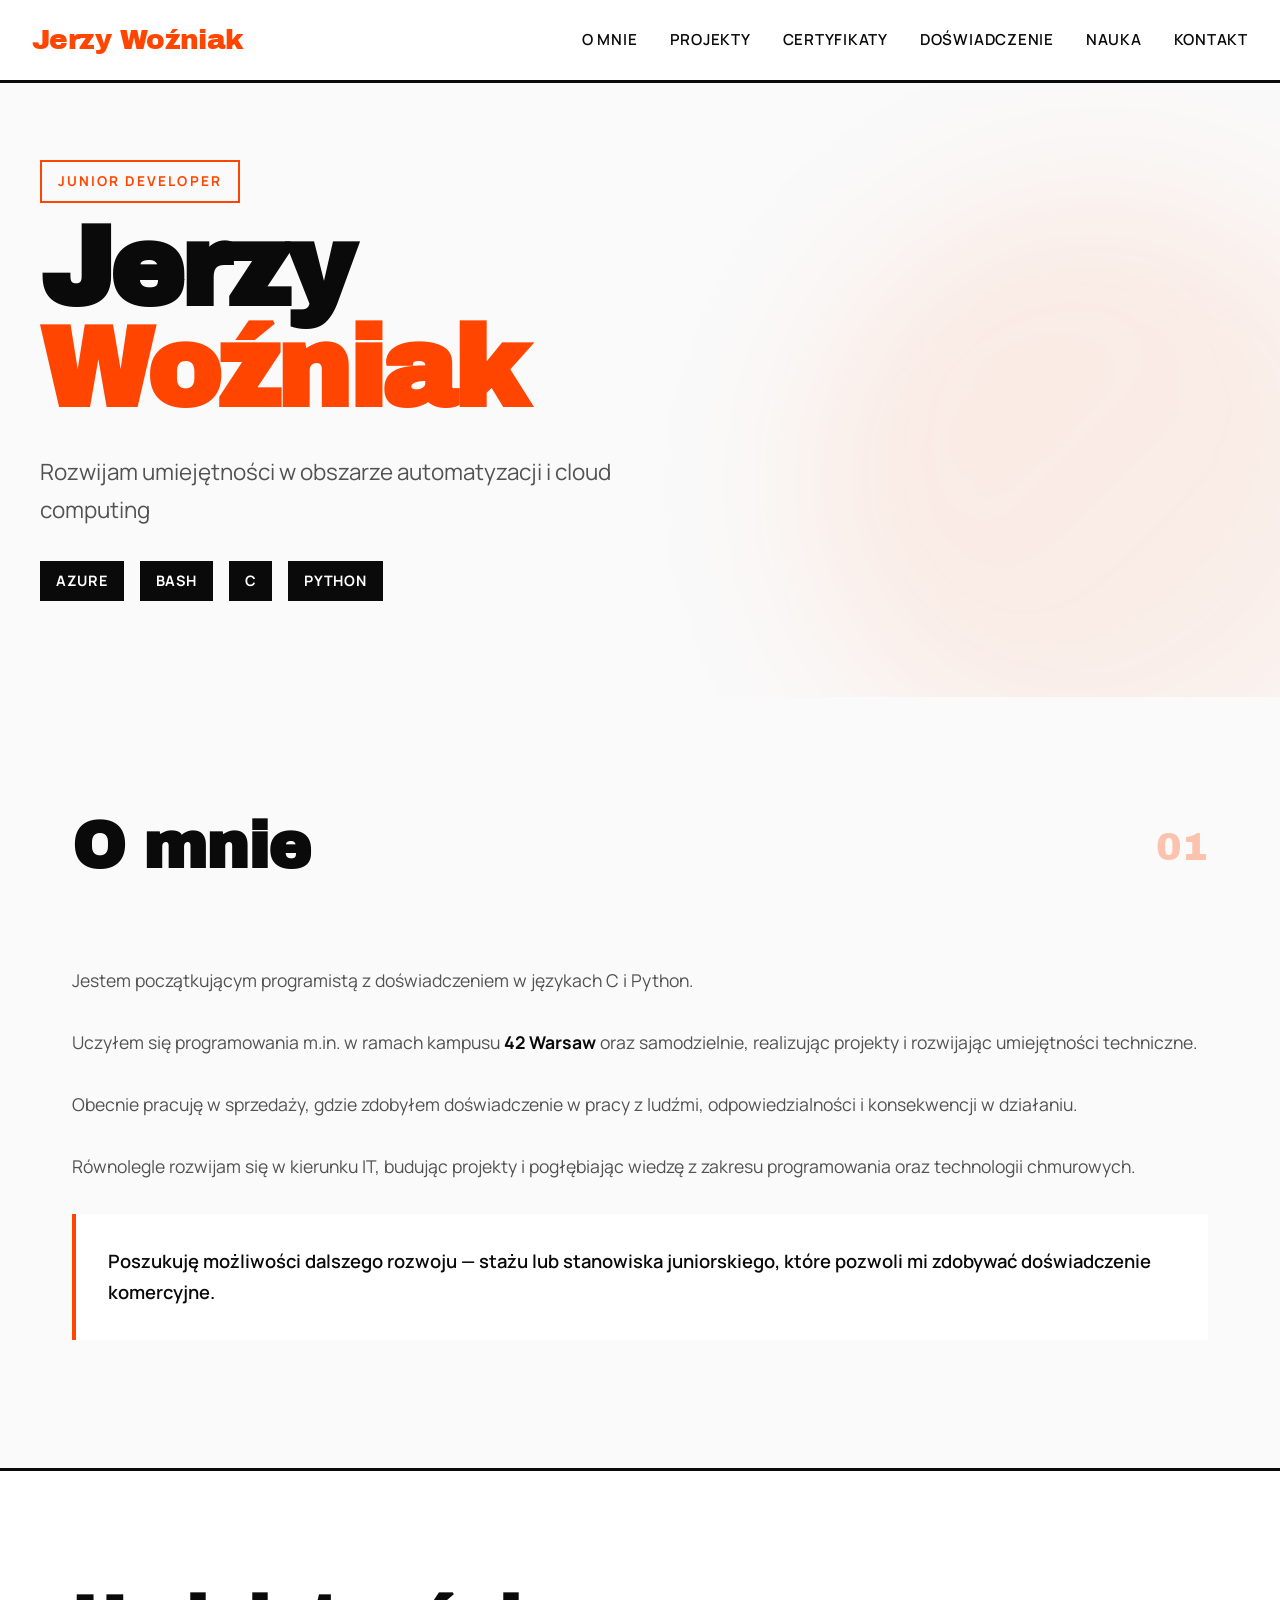
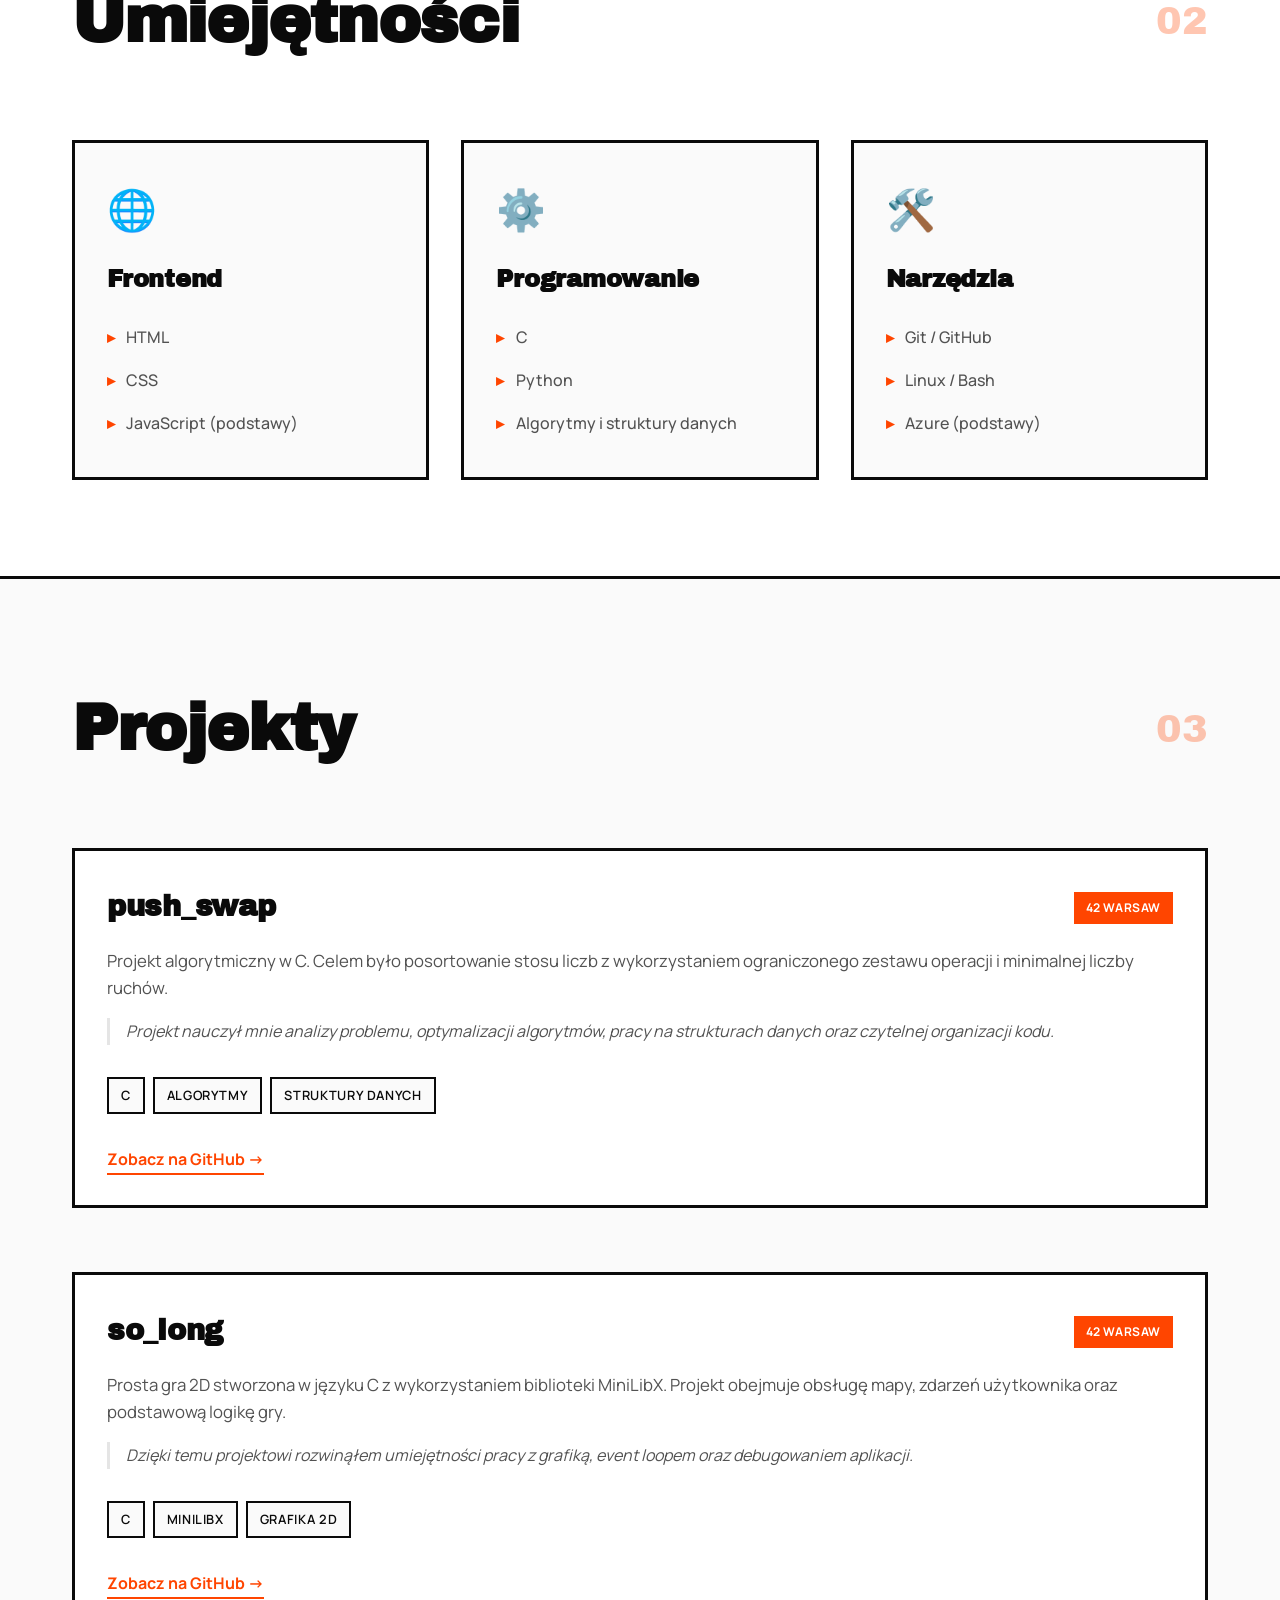
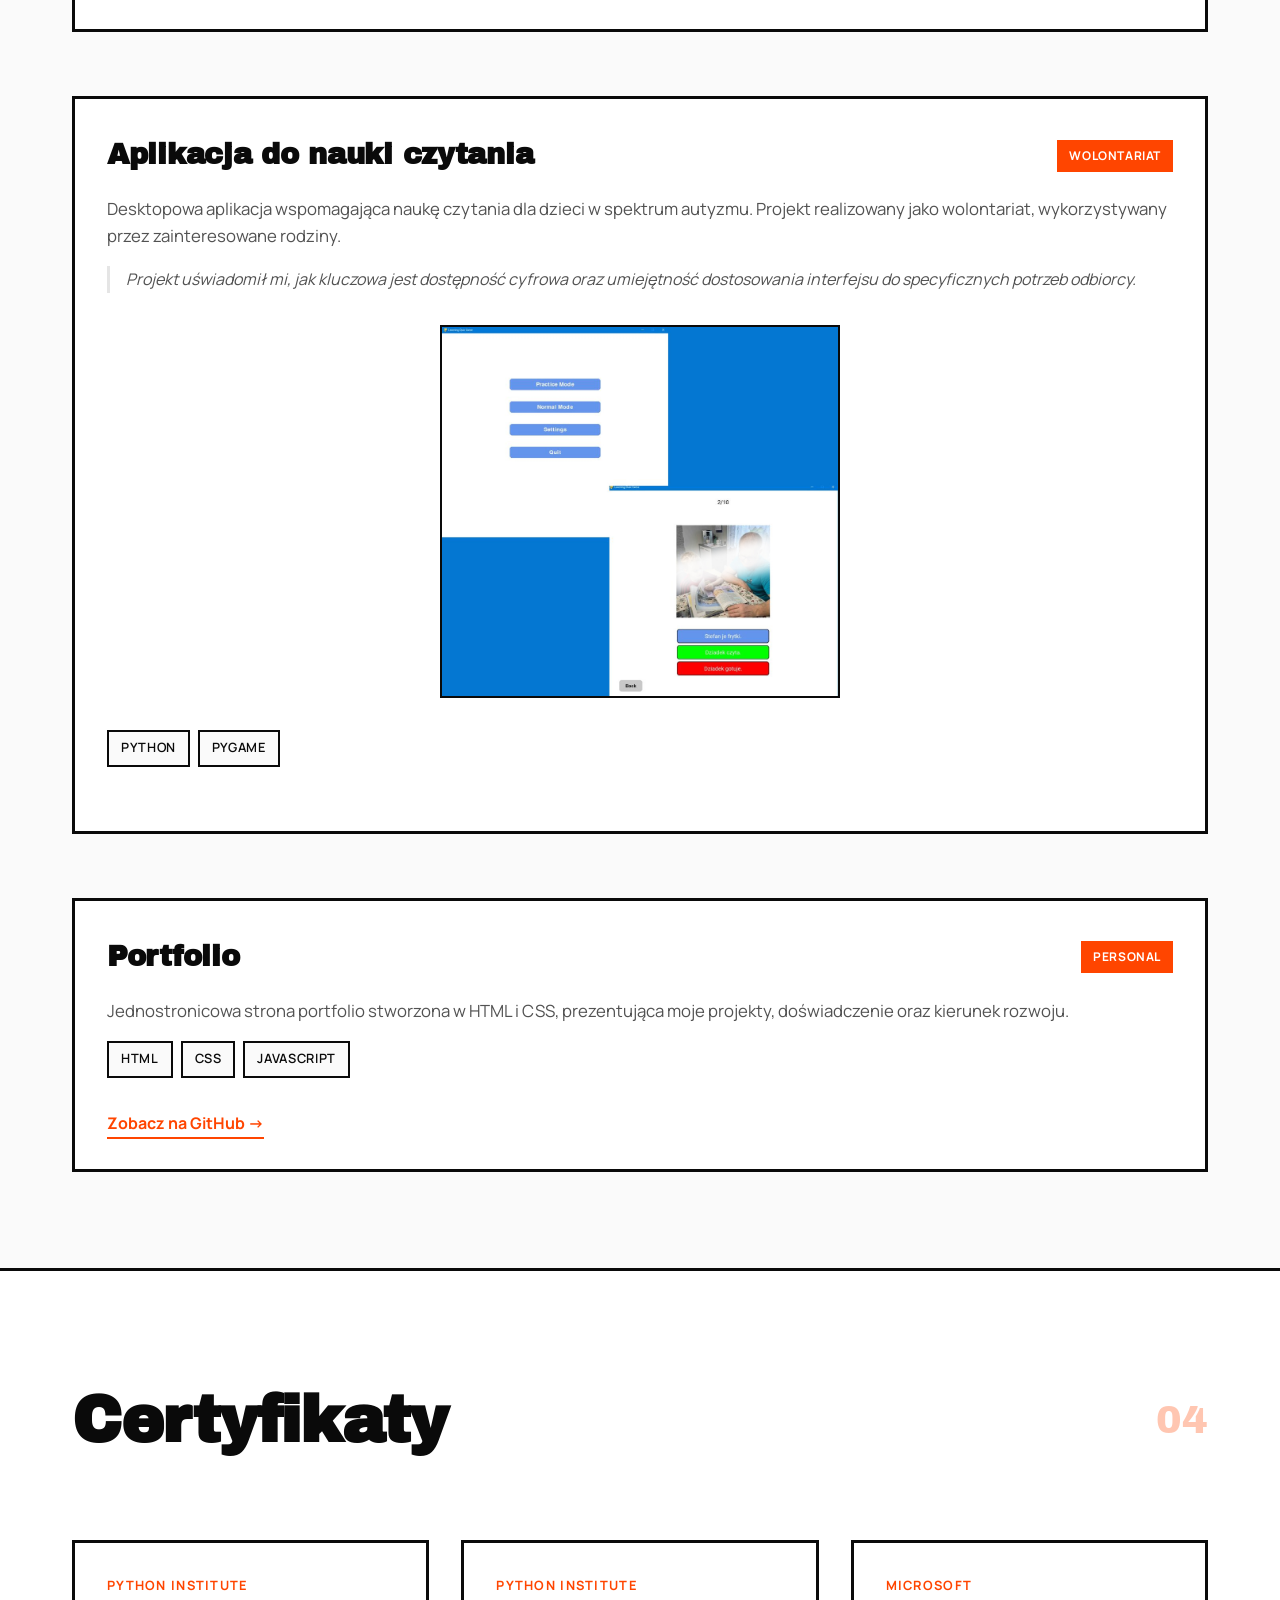
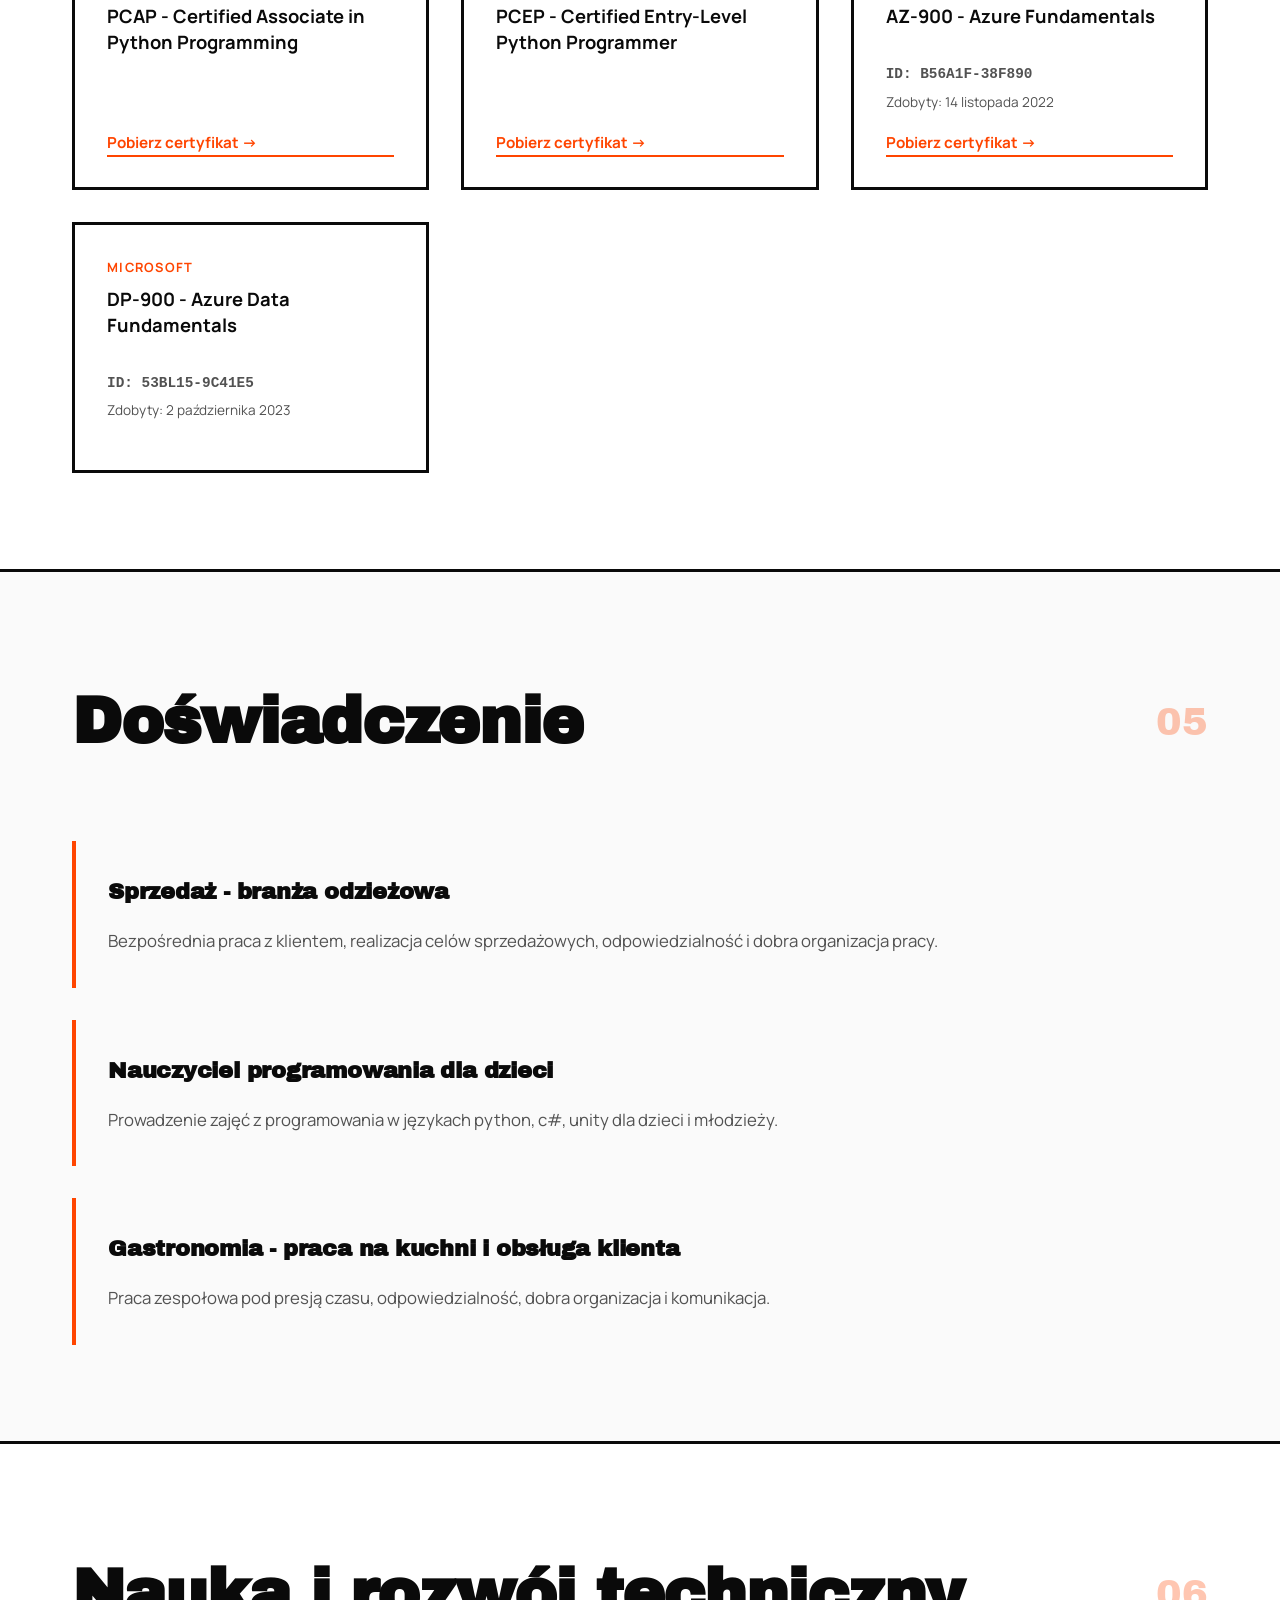
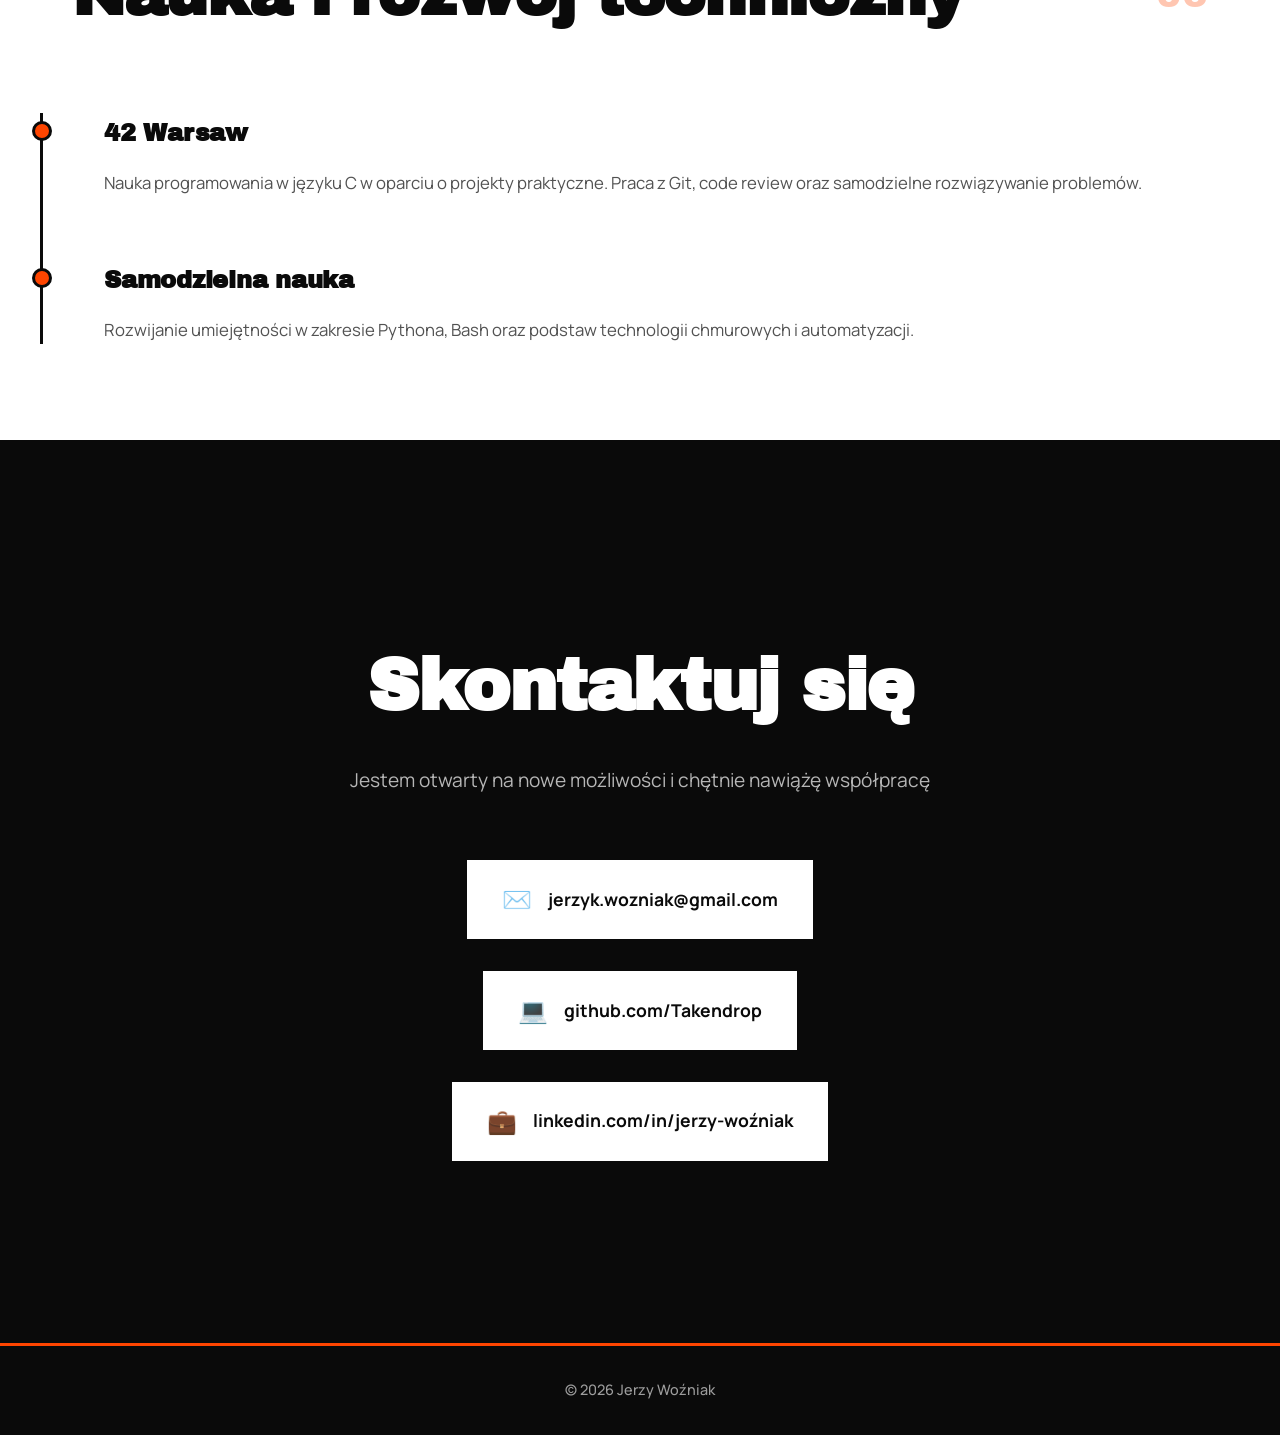
<file: index.html>
<!DOCTYPE html>
<html lang="pl">
<head>
	<meta charset="UTF-8" />
	<meta name="viewport" content="width=device-width, initial-scale=1.0"/>
	<title>Jerzy Woźniak - Junior Developer | C, Python</title>
	<meta name="description" content="Portfolio Jerzego Woźniaka - początkujący programista specjalizujący się w C, Python, oraz technologiach webowych">
	<!-- Open Graph / Facebook -->
	<meta property="og:type" content="website">
	<meta property="og:url" content="https://takendrop.github.io/">
	<meta property="og:title" content="Jerzy Woźniak - Junior Developer | C, Python">
	<meta property="og:description" content="Portfolio początkującego programisty specjalizującego się w C, Python oraz technologiach webowych.">
	<meta property="og:image" content="https://takendrop.github.io/assets/images/og-image.jpg">
	<!-- Twitter -->
	<meta property="twitter:card" content="summary_large_image">
	<meta property="twitter:url" content="https://takendrop.github.io/">
	<meta property="twitter:title" content="Jerzy Woźniak - Junior Developer | C, Python">
	<meta property="twitter:description" content="Portfolio początkującego programisty specjalizującego się w C, Python oraz technologiach webowych.">
	<meta property="twitter:image" content="https://takendrop.github.io/assets/images/og-image.jpg">
	<!-- Theme Color -->
	<meta name="theme-color" content="#ff4500">
	<!-- Favicon -->
	<link rel="icon" type="image/x-icon" href="favicon.ico">
	<link rel="icon" type="image/png" sizes="32x32" href="favicon-32x32.png">
	<link rel="icon" type="image/png" sizes="16x16" href="favicon-16x16.png">
	<link rel="apple-touch-icon" sizes="180x180" href="apple-touch-icon.png">

	<link rel="stylesheet" href="css/style.css">
	<link rel="preconnect" href="https://fonts.googleapis.com">
	<link rel="preconnect" href="https://fonts.gstatic.com" crossorigin>
	<link href="https://fonts.googleapis.com/css2?family=Archivo+Black&family=Manrope:wght@400;500;600;700;800&display=swap" rel="stylesheet">
</head>
<body>
	<div id="top"></div>

	<!-- Navigation -->
	<nav class="nav" aria-label="Główna nawigacja">
		<a href="#top" class="nav-brand">Jerzy Woźniak</a>
		<div class="nav-links">
			<a href="#about">O mnie</a>
			<a href="#projects">Projekty</a>
			<a href="#certificates">Certyfikaty</a>
			<a href="#work">Doświadczenie</a>
			<a href="#education">Nauka</a>
			<a href="#contact">Kontakt</a>
		</div>
	</nav>

	<main>
		<!-- Hero -->
		<header class="hero">
			<div class="hero-content">
				<div class="hero-label">Junior Developer</div>
				<h1 class="hero-title">
					<span class="hero-title-line">Jerzy</span>
					<span class="hero-title-line">Woźniak</span>
				</h1>
				<p class="hero-subtitle">Rozwijam umiejętności w obszarze automatyzacji i cloud computing</p>
				<div class="hero-tech-stack">
					<span class="tech-badge">Azure</span>
					<span class="tech-badge">Bash</span>
					<span class="tech-badge">C</span>
					<span class="tech-badge">Python</span>
				</div>
			</div>
			<div class="hero-decoration"></div>
		</header>

		<!-- 01 About -->
		<section id="about" class="section">
			<div class="section-header">
				<h2 class="section-title">O mnie</h2>
				<div class="section-number">01</div>
			</div>
			<div class="about-content">
				<div class="about-text">
					<p>Jestem początkującym programistą z doświadczeniem w językach C i Python.</p>
					<p>Uczyłem się programowania m.in. w ramach kampusu <strong>42 Warsaw</strong> oraz samodzielnie, realizując projekty i rozwijając umiejętności techniczne.</p>
					<p>Obecnie pracuję w sprzedaży, gdzie zdobyłem doświadczenie w pracy z ludźmi, odpowiedzialności i konsekwencji w działaniu.</p>
					<p>Równolegle rozwijam się w kierunku IT, budując projekty i pogłębiając wiedzę z zakresu programowania oraz technologii chmurowych.</p>
					<p class="highlight-text">Poszukuję możliwości dalszego rozwoju — stażu lub stanowiska juniorskiego, które pozwoli mi zdobywać doświadczenie komercyjne.</p>
				</div>
			</div>
		</section>

		<!-- 02 Skills -->
		<section id="skills" class="section section-alt">
			<div class="section-header">
				<h2 class="section-title">Umiejętności</h2>
				<div class="section-number">02</div>
			</div>
			<div class="skills-grid">
				<div class="skill-card reveal">
					<div class="skill-icon" aria-hidden="true">🌐</div>
					<h3>Frontend</h3>
					<ul class="skill-list">
						<li>HTML</li>
						<li>CSS</li>
						<li>JavaScript (podstawy)</li>
					</ul>
				</div>
				<div class="skill-card reveal">
					<div class="skill-icon" aria-hidden="true">⚙️</div>
					<h3>Programowanie</h3>
					<ul class="skill-list">
						<li>C</li>
						<li>Python</li>
						<li>Algorytmy i struktury danych</li>
					</ul>
				</div>
				<div class="skill-card reveal">
					<div class="skill-icon" aria-hidden="true">🛠️</div>
					<h3>Narzędzia</h3>
					<ul class="skill-list">
						<li>Git / GitHub</li>
						<li>Linux / Bash</li>
						<li>Azure (podstawy)</li>
					</ul>
				</div>
			</div>
		</section>

		<!-- 03 Projects -->
		<section id="projects" class="section">
			<div class="section-header">
				<h2 class="section-title">Projekty</h2>
				<div class="section-number">03</div>
			</div>
			<div class="projects-grid">
				<article class="project-card reveal">
					<div class="project-header">
						<h3 class="project-title">push_swap</h3>
						<span class="project-tag">42 Warsaw</span>
					</div>
					<p class="project-description">
						Projekt algorytmiczny w C. Celem było posortowanie stosu liczb
						z wykorzystaniem ograniczonego zestawu operacji i minimalnej liczby ruchów.
					</p>
					<p class="project-learning">
						Projekt nauczył mnie analizy problemu, optymalizacji algorytmów,
						pracy na strukturach danych oraz czytelnej organizacji kodu.
					</p>
					<div class="project-tech">
						<span>C</span>
						<span>Algorytmy</span>
						<span>Struktury danych</span>
					</div>
					<a href="https://github.com/Takendrop/push_swap" class="project-link" target="_blank" rel="noopener">
						Zobacz na GitHub →
					</a>
				</article>

				<article class="project-card reveal">
					<div class="project-header">
						<h3 class="project-title">so_long</h3>
						<span class="project-tag">42 Warsaw</span>
					</div>
					<p class="project-description">
						Prosta gra 2D stworzona w języku C z wykorzystaniem biblioteki MiniLibX.
						Projekt obejmuje obsługę mapy, zdarzeń użytkownika oraz podstawową logikę gry.
					</p>
					<p class="project-learning">
						Dzięki temu projektowi rozwinąłem umiejętności pracy z grafiką,
						event loopem oraz debugowaniem aplikacji.
					</p>
					<div class="project-tech">
						<span>C</span>
						<span>MiniLibX</span>
						<span>Grafika 2D</span>
					</div>
					<a href="https://github.com/Takendrop/so_long" class="project-link" target="_blank" rel="noopener">
						Zobacz na GitHub →
					</a>
				</article>

				<article class="project-card reveal">
					<div class="project-header">
						<h3 class="project-title">Aplikacja do nauki czytania</h3>
						<span class="project-tag">Wolontariat</span>
					</div>
					<p class="project-description">
						Desktopowa aplikacja wspomagająca naukę czytania dla dzieci w spektrum autyzmu.
						Projekt realizowany jako wolontariat, wykorzystywany przez zainteresowane rodziny.
					</p>
					<p class="project-learning">
						Projekt uświadomił mi, jak kluczowa jest dostępność cyfrowa oraz
						umiejętność dostosowania interfejsu do specyficznych potrzeb odbiorcy.
					</p>
					<div class="project-image">
						<a href="assets/images/nauka-czytania-preview.jpg" target="_blank" rel="noopener">
							<img src="assets/images/nauka-czytania-preview.jpg" alt="Podgląd interfejsu aplikacji do nauki czytania">
						</a>
					</div>
					<div class="project-tech">
						<span>Python</span>
						<span>pygame</span>
					</div>
				</article>

				<article class="project-card reveal">
					<div class="project-header">
						<h3 class="project-title">Portfolio</h3>
						<span class="project-tag">Personal</span>
					</div>
					<p class="project-description">
						Jednostronicowa strona portfolio stworzona w HTML i CSS,
						prezentująca moje projekty, doświadczenie oraz kierunek rozwoju.
					</p>
					<div class="project-tech">
						<span>HTML</span>
						<span>CSS</span>
						<span>JavaScript</span>
					</div>
					<a href="https://github.com/Takendrop/Takendrop.github.io" class="project-link" target="_blank" rel="noopener">
						Zobacz na GitHub →
					</a>
				</article>
			</div>
		</section>

		<!-- 04 Certificates -->
		<section id="certificates" class="section section-alt">
			<div class="section-header">
				<h2 class="section-title">Certyfikaty</h2>
				<div class="section-number">04</div>
			</div>
			<div class="certificates-grid">
				<div class="certificate-card">
					<div class="certificate-provider">Python Institute</div>
					<h3 class="certificate-name">PCAP - Certified Associate in Python Programming</h3>
					<a href="assets/certificates/PCAP.pdf" class="certificate-link" target="_blank" rel="noopener">
						Pobierz certyfikat →
					</a>
				</div>
				<div class="certificate-card">
					<div class="certificate-provider">Python Institute</div>
					<h3 class="certificate-name">PCEP - Certified Entry-Level Python Programmer</h3>
					<a href="assets/certificates/PCEP.pdf" class="certificate-link" target="_blank" rel="noopener">
						Pobierz certyfikat →
					</a>
				</div>
				<div class="certificate-card">
					<div class="certificate-provider">Microsoft</div>
					<h3 class="certificate-name">AZ-900 - Azure Fundamentals</h3>
					<div class="certificate-details">
						<p class="certificate-id">ID: B56A1F-38F890</p>
						<p class="certificate-date">Zdobyty: 14 listopada 2022</p>
					</div>
					<a href="assets/certificates/AZ-900.pdf" class="certificate-link" target="_blank" rel="noopener">
						Pobierz certyfikat →
					</a>
				</div>
				<div class="certificate-card">
					<div class="certificate-provider">Microsoft</div>
					<h3 class="certificate-name">DP-900 - Azure Data Fundamentals</h3>
					<div class="certificate-details">
						<p class="certificate-id">ID: 53BL15-9C41E5</p>
						<p class="certificate-date">Zdobyty: 2 października 2023</p>
					</div>
				</div>
			</div>
		</section>

		<!-- 05 Experience -->
		<section id="work" class="section">
			<div class="section-header">
				<h2 class="section-title">Doświadczenie</h2>
				<div class="section-number">05</div>
			</div>
			<div class="experience-list">
				<div class="experience-item">
					<h3>Sprzedaż - branża odzieżowa</h3>
					<p>Bezpośrednia praca z klientem, realizacja celów sprzedażowych,
						odpowiedzialność i dobra organizacja pracy.</p>
				</div>
				<div class="experience-item">
					<h3>Nauczyciel programowania dla dzieci</h3>
					<p>Prowadzenie zajęć z programowania w językach python, c#,
						unity dla dzieci i młodzieży.</p>
				</div>
				<div class="experience-item">
					<h3>Gastronomia - praca na kuchni i obsługa klienta</h3>
					<p>Praca zespołowa pod presją czasu, odpowiedzialność,
						dobra organizacja i komunikacja.</p>
				</div>
			</div>
		</section>

		<!-- 06 Education -->
		<section id="education" class="section section-alt">
			<div class="section-header">
				<h2 class="section-title">Nauka i rozwój techniczny</h2>
				<div class="section-number">06</div>
			</div>
			<div class="timeline">
				<div class="timeline-item">
					<div class="timeline-marker"></div>
					<div class="timeline-content">
						<h3>42 Warsaw</h3>
						<p>Nauka programowania w języku C w oparciu o projekty praktyczne.
							Praca z Git, code review oraz samodzielne rozwiązywanie problemów.</p>
					</div>
				</div>
				<div class="timeline-item">
					<div class="timeline-marker"></div>
					<div class="timeline-content">
						<h3>Samodzielna nauka</h3>
						<p>Rozwijanie umiejętności w zakresie Pythona, Bash oraz podstaw
							technologii chmurowych i automatyzacji.</p>
					</div>
				</div>
			</div>
		</section>

		<!-- Contact -->
		<section id="contact" class="section section-contact">
			<div class="contact-content">
				<h2 class="contact-title">Skontaktuj się</h2>
				<p class="contact-subtitle">Jestem otwarty na nowe możliwości i chętnie nawiążę współpracę</p>
				<div class="contact-links">
					<a href="mailto:jerzyk.wozniak@gmail.com" class="contact-link">
						<span class="contact-icon" aria-hidden="true">✉️</span>
						<span>jerzyk.wozniak@gmail.com</span>
					</a>
					<a href="https://github.com/Takendrop" class="contact-link" target="_blank" rel="noopener">
						<span class="contact-icon" aria-hidden="true">💻</span>
						<span>github.com/Takendrop</span>
					</a>
					<a href="https://www.linkedin.com/in/jerzy-wo%C5%BAniak-29446a86/" class="contact-link" target="_blank" rel="noopener">
						<span class="contact-icon" aria-hidden="true">💼</span>
						<span>linkedin.com/in/jerzy-woźniak</span>
					</a>
				</div>
			</div>
		</section>
	</main>

	<footer class="footer">
		<p>© 2026 Jerzy Woźniak</p>
	</footer>

	<button class="back-to-top" aria-label="Wróć na górę">↑</button>
	<script src="js/main.js"></script>
</body>
</html>
</file>
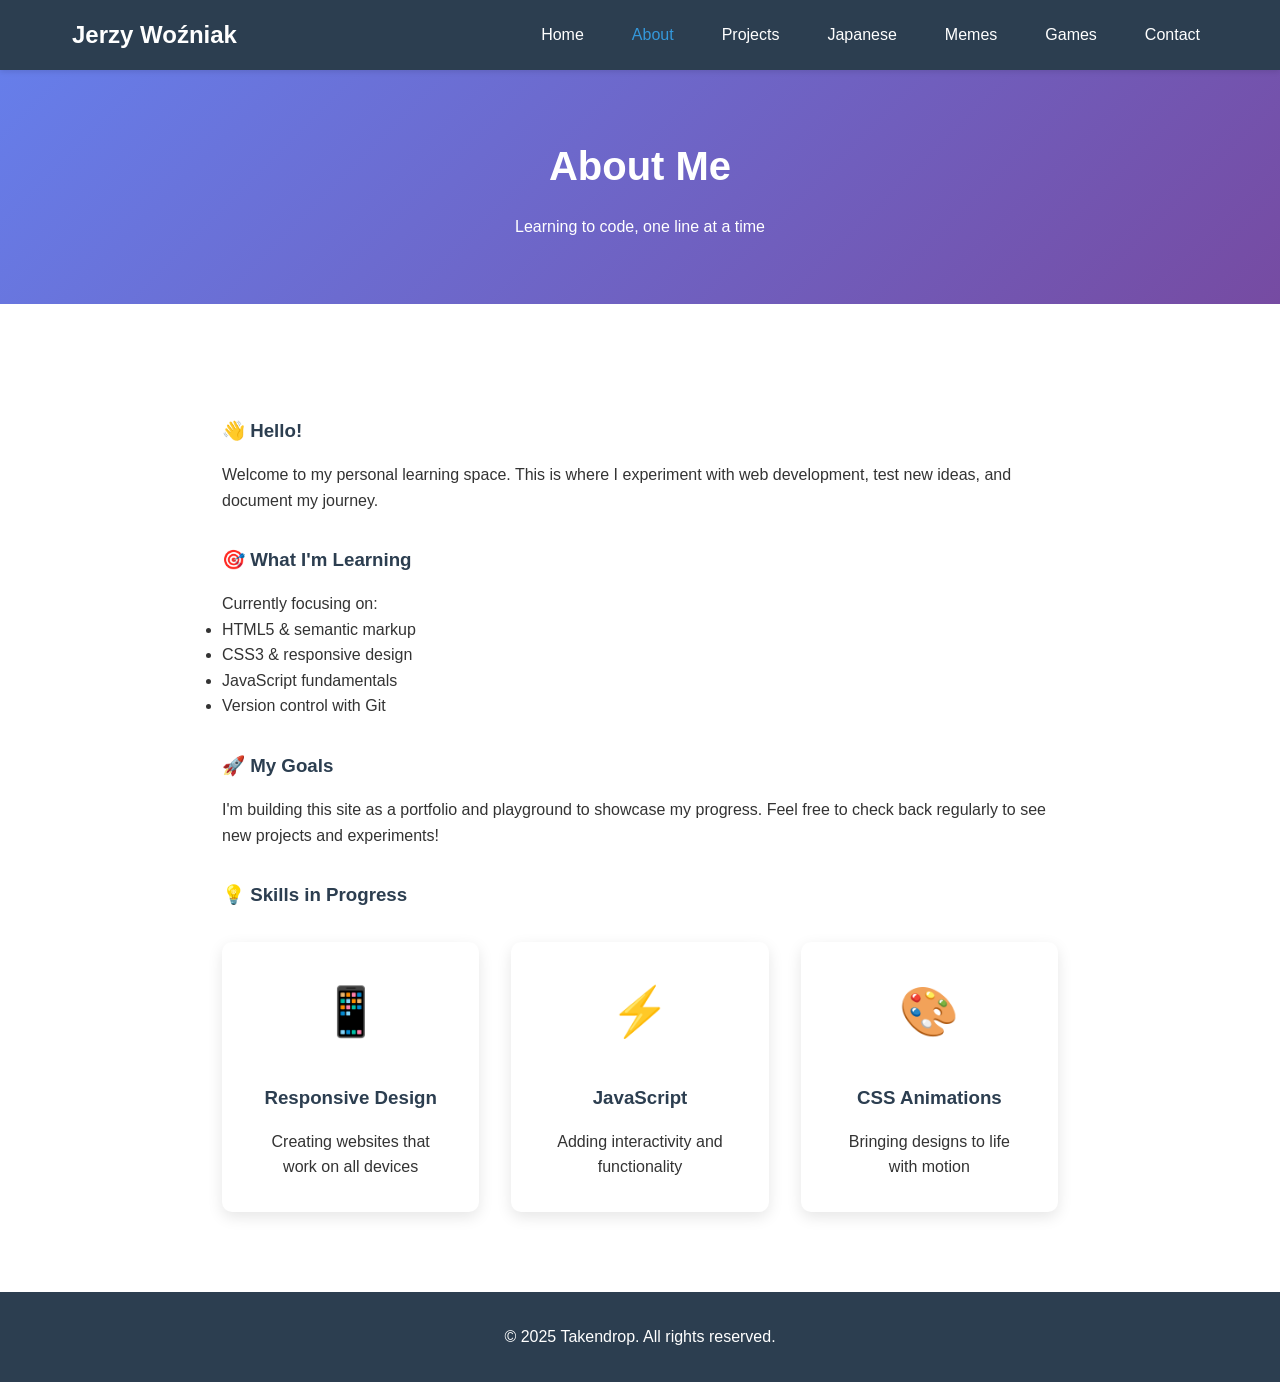
<file: about.html>
<!DOCTYPE html>
<html lang="en">
<head>
    <meta charset="UTF-8">
    <meta name="viewport" content="width=device-width, initial-scale=1.0">
    <title>About - My Personal Site</title>
	<base href="https://takendrop.github.io/">
    <link rel="stylesheet" href="css/base.css">
	<link rel="stylesheet" href="css/layout.css">
	<link rel="stylesheet" href="css/components.css">
	<link rel="stylesheet" href="css/animations.css">
	<link rel="stylesheet" href="css/responsive.css">
</head>
<body>
    <nav class="navbar">
        <div class="nav-container">
            <h1 class="logo">Jerzy Woźniak</h1>
            <ul class="nav-menu">
                <li><a href="index.html">Home</a></li>
                <li><a href="about.html" class="active">About</a></li>
                <li><a href="projects.html">Projects</a></li>
				<li><a href="japanese.html">Japanese</a></li>
    			<li><a href="memes.html">Memes</a></li>
				<li><a href="games.html">Games</a></li>
                <li><a href="contact.html">Contact</a></li>
            </ul>
            <div class="hamburger">
                <span></span>
                <span></span>
                <span></span>
            </div>
        </div>
    </nav>

    <div class="page-header fade-in">
        <h2>About Me</h2>
        <p>Learning to code, one line at a time</p>
    </div>

    <section class="content-section">
        <h3>👋 Hello!</h3>
        <p>Welcome to my personal learning space. This is where I experiment with web development, test new ideas, and document my journey.</p>
        
        <h3>🎯 What I'm Learning</h3>
        <p>Currently focusing on:</p>
        <ul>
            <li>HTML5 & semantic markup</li>
            <li>CSS3 & responsive design</li>
            <li>JavaScript fundamentals</li>
            <li>Version control with Git</li>
        </ul>

        <h3>🚀 My Goals</h3>
        <p>I'm building this site as a portfolio and playground to showcase my progress. Feel free to check back regularly to see new projects and experiments!</p>

        <h3>💡 Skills in Progress</h3>
        <div class="container" style="margin-top: 2rem;">
            <div class="feature-card">
                <div class="icon">📱</div>
                <h3>Responsive Design</h3>
                <p>Creating websites that work on all devices</p>
            </div>
            <div class="feature-card">
                <div class="icon">⚡</div>
                <h3>JavaScript</h3>
                <p>Adding interactivity and functionality</p>
            </div>
            <div class="feature-card">
                <div class="icon">🎨</div>
                <h3>CSS Animations</h3>
                <p>Bringing designs to life with motion</p>
            </div>
        </div>
    </section>

    <footer>
        <p>&copy; 2025 Takendrop. All rights reserved.</p>
    </footer>

    <script src="js/ui/navigation.js"></script>
	<script src="js/ui/smooth-scroll.js"></script>
	<script src="js/ui/animations.js"></script>
</body>
</html>
</file>
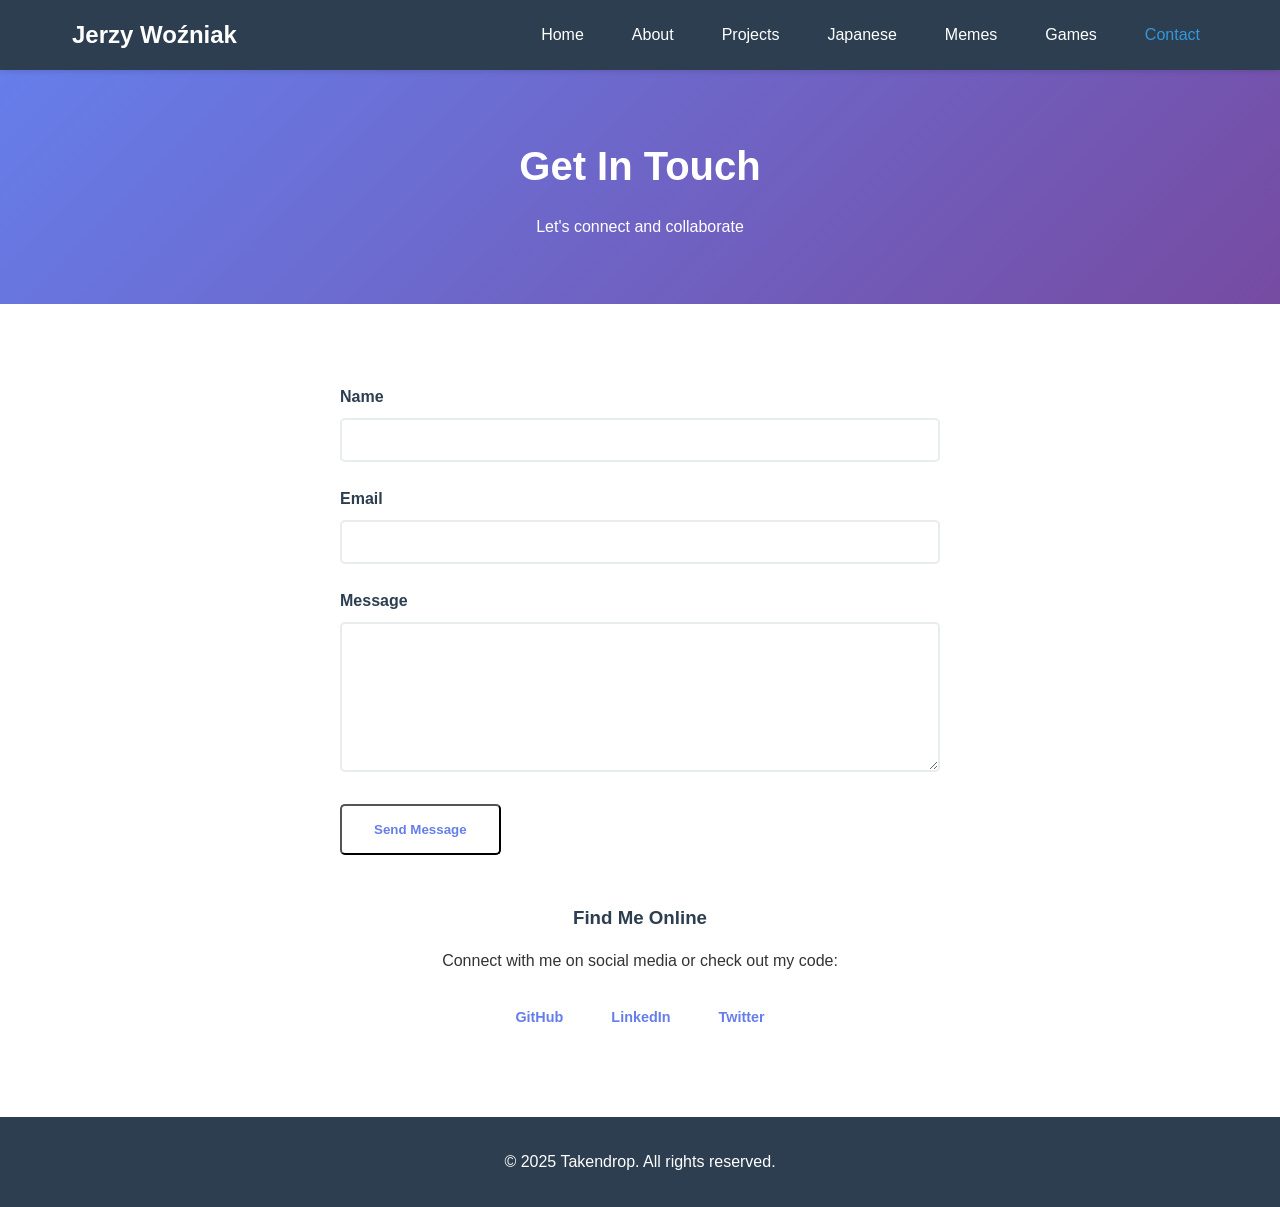
<file: contact.html>
<!DOCTYPE html>
<html lang="en">
<head>
    <meta charset="UTF-8">
    <meta name="viewport" content="width=device-width, initial-scale=1.0">
    <title>Contact - My Personal Site</title>
	<base href="https://takendrop.github.io/">
    <link rel="stylesheet" href="css/base.css">
	<link rel="stylesheet" href="css/layout.css">
	<link rel="stylesheet" href="css/components.css">
	<link rel="stylesheet" href="css/animations.css">
	<link rel="stylesheet" href="css/responsive.css">
</head>
<body>
    <nav class="navbar">
        <div class="nav-container">
            <h1 class="logo">Jerzy Woźniak</h1>
            <ul class="nav-menu">
                <li><a href="index.html">Home</a></li>
                <li><a href="about.html">About</a></li>
                <li><a href="projects.html">Projects</a></li>
				<li><a href="japanese.html">Japanese</a></li>
    			<li><a href="memes.html">Memes</a></li>
				<li><a href="games.html">Games</a></li>
                <li><a href="contact.html" class="active">Contact</a></li>
            </ul>
            <div class="hamburger">
                <span></span>
                <span></span>
                <span></span>
            </div>
        </div>
    </nav>

    <div class="page-header fade-in">
        <h2>Get In Touch</h2>
        <p>Let's connect and collaborate</p>
    </div>

    <section class="content-section">
        <form class="contact-form" action="https://formspree.io/f/xldpwbpj" method="POST">
            <div class="form-group">
                <label for="name">Name</label>
                <input type="text" id="name" name="name" required>
            </div>

            <div class="form-group">
                <label for="email">Email</label>
                <input type="email" id="email" name="email" required>
            </div>

            <div class="form-group">
                <label for="message">Message</label>
                <textarea id="message" name="message" required></textarea>
            </div>

            <button type="submit" class="btn">Send Message</button>
        </form>

        <div style="text-align: center; margin-top: 3rem;">
            <h3>Find Me Online</h3>
            <p style="margin: 1rem 0;">Connect with me on social media or check out my code:</p>
            <div style="display: flex; gap: 1rem; justify-content: center; margin-top: 1.5rem;">
                <a href="#" class="btn" style="font-size: 0.9rem; padding: 0.5rem 1rem;">GitHub</a>
                <a href="#" class="btn" style="font-size: 0.9rem; padding: 0.5rem 1rem;">LinkedIn</a>
                <a href="#" class="btn" style="font-size: 0.9rem; padding: 0.5rem 1rem;">Twitter</a>
            </div>
        </div>
    </section>

    <footer>
        <p>&copy; 2025 Takendrop. All rights reserved.</p>
    </footer>

    <script src="js/ui/navigation.js"></script>
	<script src="js/ui/smooth-scroll.js"></script>
	<script src="js/ui/animations.js"></script>
</body>
</html>
</file>
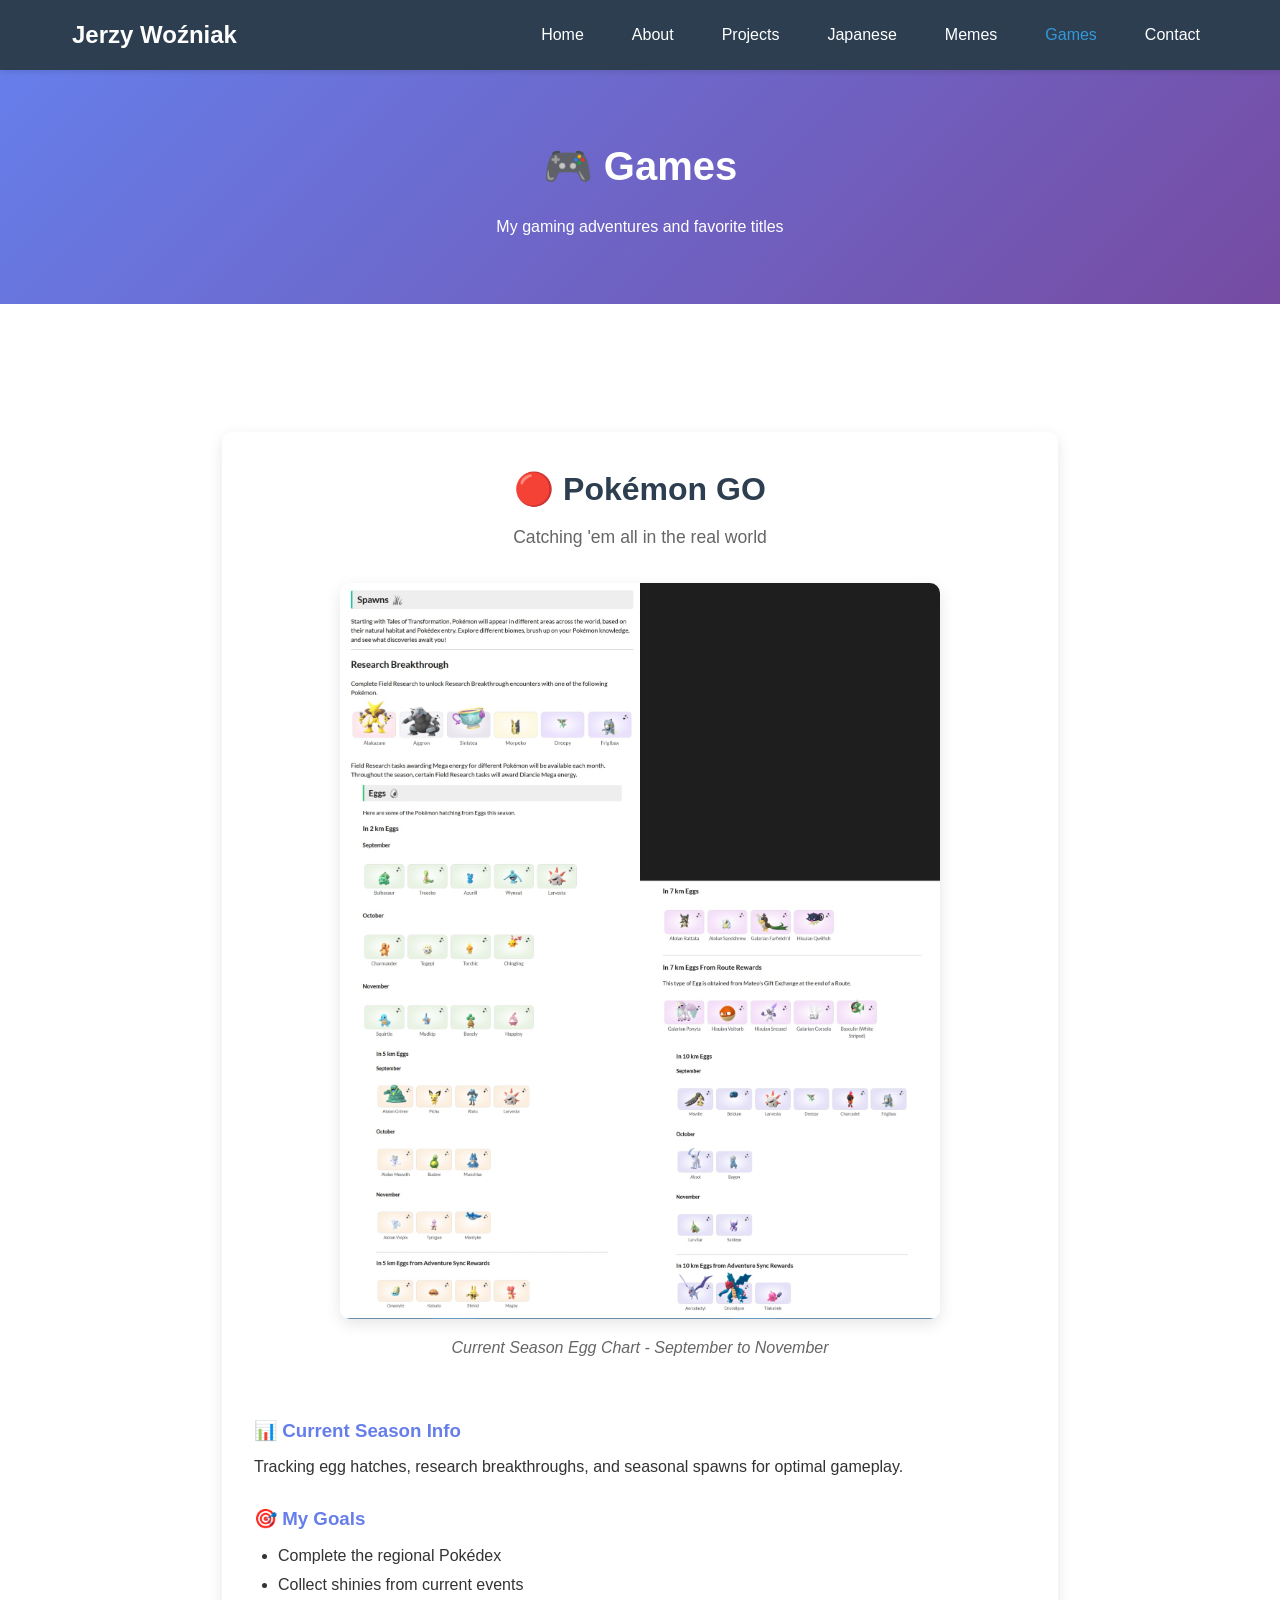
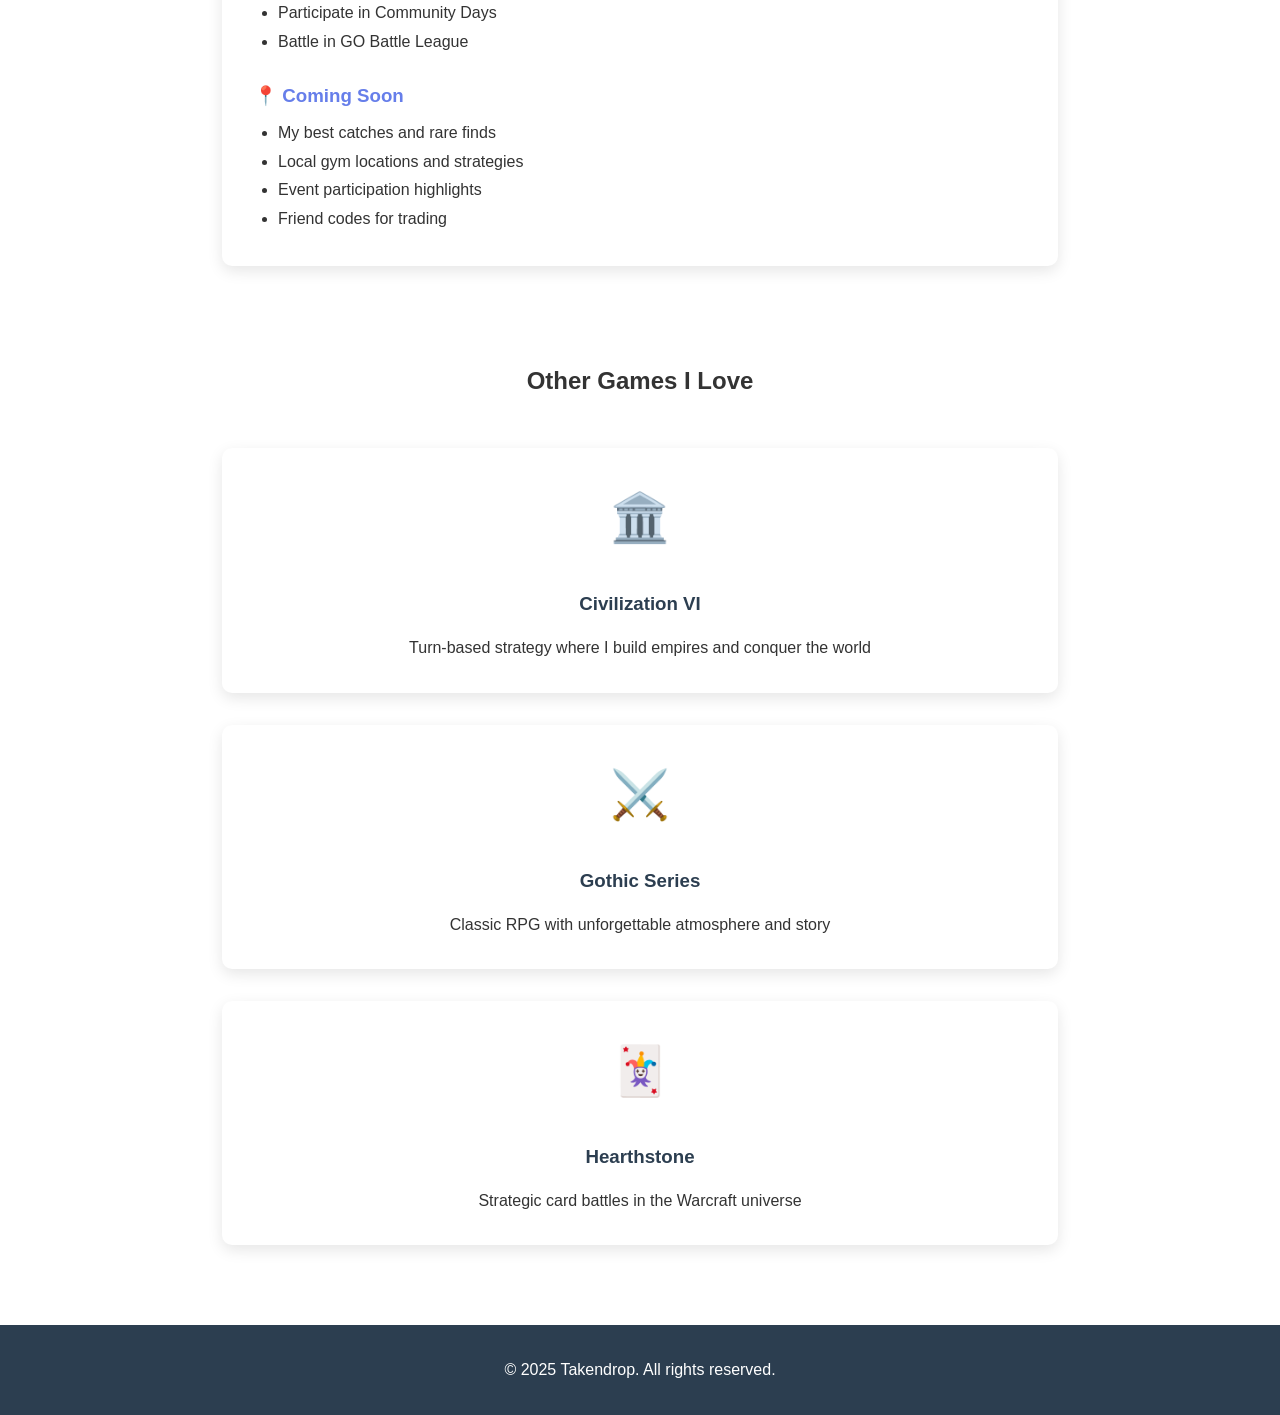
<file: games.html>
<!DOCTYPE html>
<html lang="en">
<head>
    <meta charset="UTF-8">
    <meta name="viewport" content="width=device-width, initial-scale=1.0">
    <title>Games - Takendrop</title>
	<base href="https://takendrop.github.io/">
    <link rel="stylesheet" href="css/base.css">
	<link rel="stylesheet" href="css/layout.css">
	<link rel="stylesheet" href="css/components.css">
	<link rel="stylesheet" href="css/responsive.css">
	<link rel="stylesheet" href="css/pages/games.css">
</head>
<body>
    <nav class="navbar">
        <div class="nav-container">
            <h1 class="logo">Jerzy Woźniak</h1>
            <ul class="nav-menu">
                <li><a href="index.html">Home</a></li>
                <li><a href="about.html">About</a></li>
                <li><a href="projects.html">Projects</a></li>
                <li><a href="japanese.html">Japanese</a></li>
                <li><a href="memes.html">Memes</a></li>
                <li><a href="games.html" class="active">Games</a></li>
                <li><a href="contact.html">Contact</a></li>
            </ul>
            <div class="hamburger">
                <span></span>
                <span></span>
                <span></span>
            </div>
        </div>
    </nav>

    <div class="page-header fade-in">
        <h2>🎮 Games</h2>
        <p>My gaming adventures and favorite titles</p>
    </div>

    <section class="content-section">
        <!-- Pokémon GO Section -->
        <div class="game-section">
            <div class="game-header">
                <h2>🔴 Pokémon GO</h2>
                <p class="game-subtitle">Catching 'em all in the real world</p>
            </div>

            <div class="game-content">
                <div class="game-image-container">
                    <a href="images/pokemongo/twilight_season.jpg" target="_blank">
        				<img src="images/pokemongo/twilight_season.jpg" alt="Pokémon GO Twilight Season Eggs" class="game-featured-image">
    				</a>
                    <p class="image-caption">Current Season Egg Chart - September to November</p>
                </div>

                <div class="game-details">
                    <h3>📊 Current Season Info</h3>
                    <p>Tracking egg hatches, research breakthroughs, and seasonal spawns for optimal gameplay.</p>

                    <h3>🎯 My Goals</h3>
                    <ul>
                        <li>Complete the regional Pokédex</li>
                        <li>Collect shinies from current events</li>
                        <li>Participate in Community Days</li>
                        <li>Battle in GO Battle League</li>
                    </ul>

                    <h3>📍 Coming Soon</h3>
                    <ul>
                        <li>My best catches and rare finds</li>
                        <li>Local gym locations and strategies</li>
                        <li>Event participation highlights</li>
                        <li>Friend codes for trading</li>
                    </ul>
                </div>
            </div>
        </div>

        <!-- Other Games Preview -->
        <div class="games-grid">
            <h2 style="grid-column: 1 / -1; text-align: center; margin: 3rem 0 1rem;">Other Games I Love</h2>
            
            <div class="feature-card">
                <div class="icon">🏛️</div>
                <h3>Civilization VI</h3>
                <p>Turn-based strategy where I build empires and conquer the world</p>
            </div>

            <div class="feature-card">
                <div class="icon">⚔️</div>
                <h3>Gothic Series</h3>
                <p>Classic RPG with unforgettable atmosphere and story</p>
            </div>

            <div class="feature-card">
                <div class="icon">🃏</div>
                <h3>Hearthstone</h3>
                <p>Strategic card battles in the Warcraft universe</p>
            </div>
        </div>
    </section>

    <footer>
        <p>&copy; 2025 Takendrop. All rights reserved.</p>
    </footer>

    <script src="js/ui/navigation.js"></script>
	<script src="js/ui/smooth-scroll.js"></script>
	<script src="js/ui/animations.js"></script>
</body>
</html>
</file>
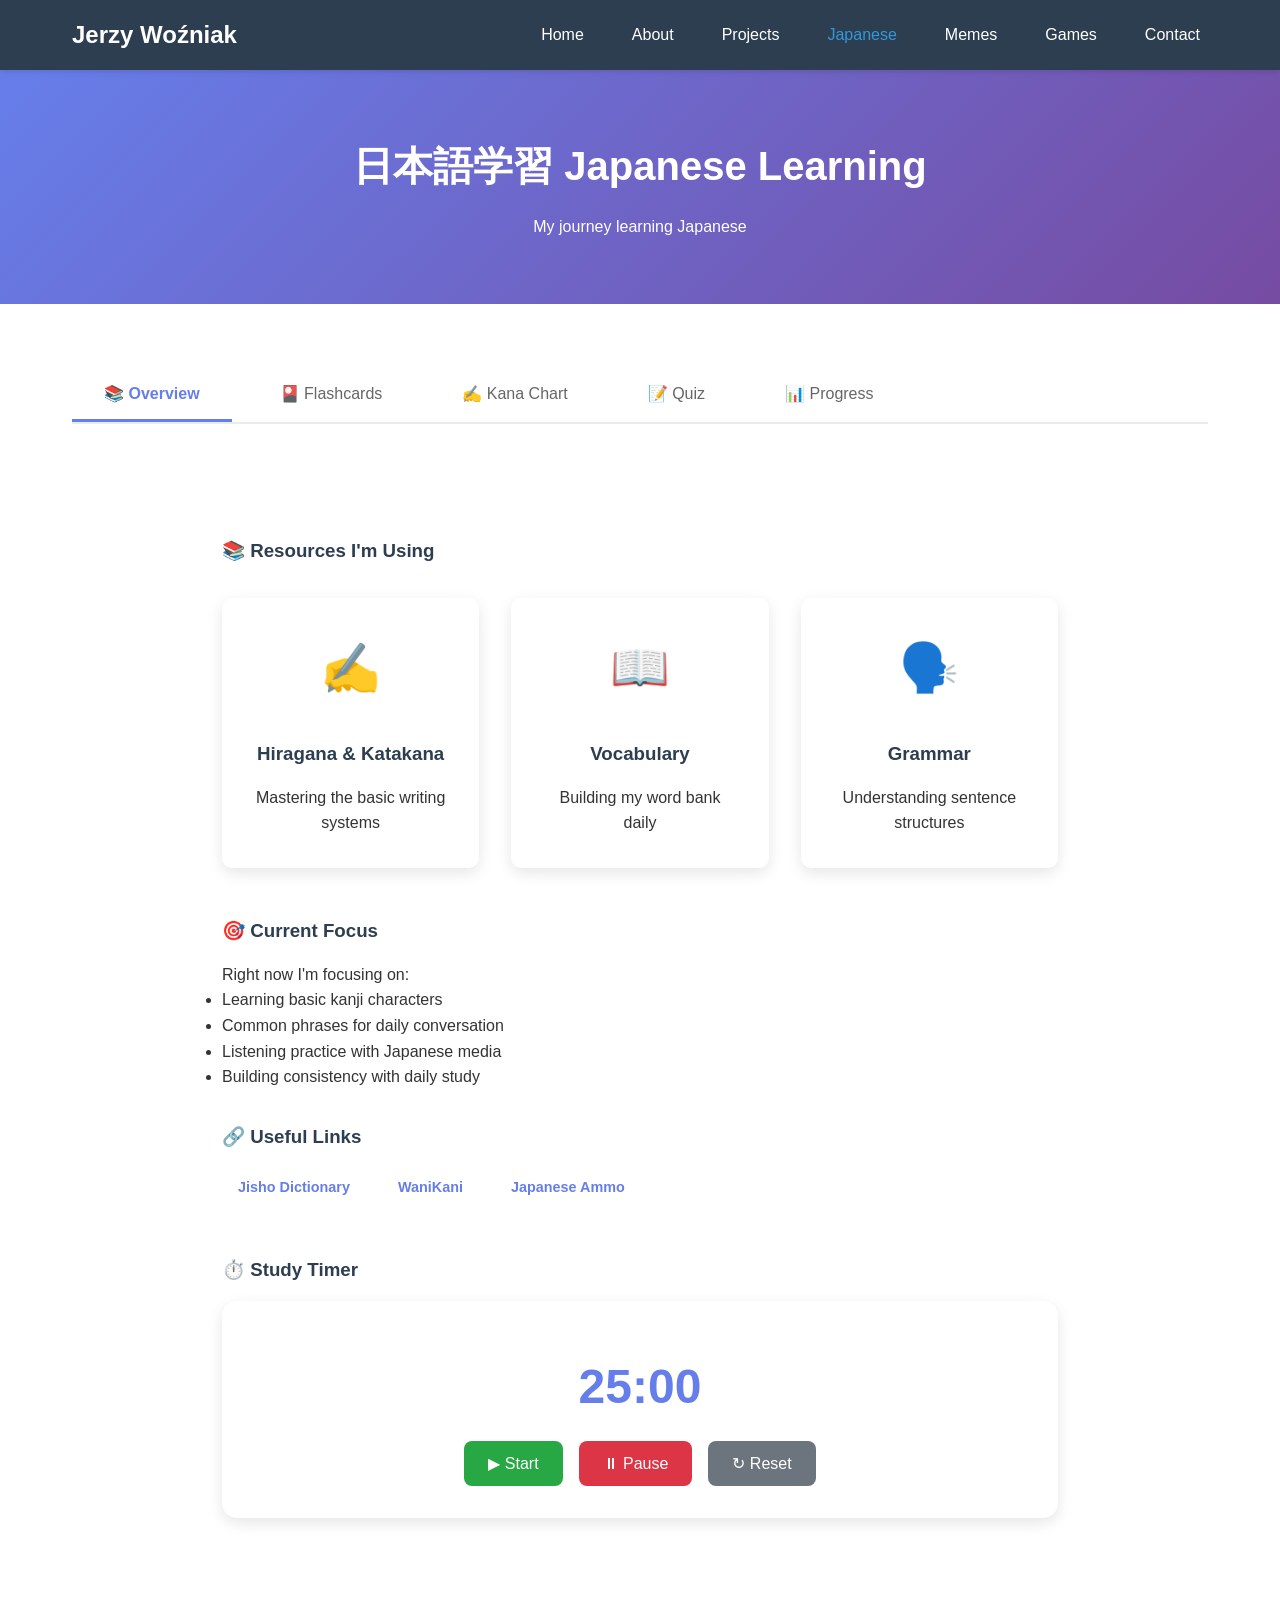
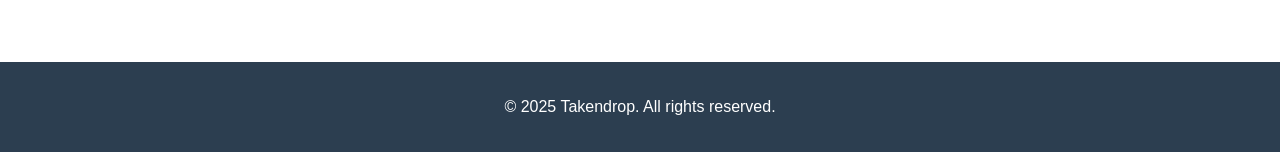
<file: japanese.html>
<!DOCTYPE html>
<html lang="en">
<head>
    <meta charset="UTF-8">
    <meta name="viewport" content="width=device-width, initial-scale=1.0">
    <title>Japanese Learning - Takendrop</title>
	<base href="https://takendrop.github.io/">
    <link rel="stylesheet" href="css/base.css">
    <link rel="stylesheet" href="css/layout.css">
    <link rel="stylesheet" href="css/components.css">
    <link rel="stylesheet" href="css/animations.css">
    <link rel="stylesheet" href="css/responsive.css">
	<link rel="stylesheet" href="css/pages/japanese.css">
</head>
<body>
    <nav class="navbar">
        <div class="nav-container">
            <h1 class="logo">Jerzy Woźniak</h1>
            <ul class="nav-menu">
                <li><a href="index.html">Home</a></li>
                <li><a href="about.html">About</a></li>
                <li><a href="projects.html">Projects</a></li>
                <li><a href="japanese.html" class="active">Japanese</a></li>
                <li><a href="memes.html">Memes</a></li>
                <li><a href="games.html">Games</a></li>
                <li><a href="contact.html">Contact</a></li>
            </ul>
            <div class="hamburger">
                <span></span>
                <span></span>
                <span></span>
            </div>
        </div>
    </nav>

    <div class="page-header fade-in">
        <h2>日本語学習 Japanese Learning</h2>
        <p>My journey learning Japanese</p>
    </div>

    <div class="japanese-container">
        <!-- Tabs -->
        <div class="tabs">
            <button class="tab active" onclick="showTab('overview')">📚 Overview</button>
            <button class="tab" onclick="showTab('flashcards')">🎴 Flashcards</button>
            <button class="tab" onclick="showTab('kana')">✍️ Kana Chart</button>
            <button class="tab" onclick="showTab('quiz')">📝 Quiz</button>
            <button class="tab" onclick="showTab('progress')">📊 Progress</button>
        </div>

        <!-- Overview Tab -->
        <div id="overview" class="tab-content active">
            <section class="content-section">
                <h3>📚 Resources I'm Using</h3>
                <div class="container" style="margin-top: 2rem;">
                    <div class="feature-card">
                        <div class="icon">✍️</div>
                        <h3>Hiragana & Katakana</h3>
                        <p>Mastering the basic writing systems</p>
                    </div>
                    <div class="feature-card">
                        <div class="icon">📖</div>
                        <h3>Vocabulary</h3>
                        <p>Building my word bank daily</p>
                    </div>
                    <div class="feature-card">
                        <div class="icon">🗣️</div>
                        <h3>Grammar</h3>
                        <p>Understanding sentence structures</p>
                    </div>
                </div>

                <h3 style="margin-top: 3rem;">🎯 Current Focus</h3>
                <p>Right now I'm focusing on:</p>
                <ul>
                    <li>Learning basic kanji characters</li>
                    <li>Common phrases for daily conversation</li>
                    <li>Listening practice with Japanese media</li>
                    <li>Building consistency with daily study</li>
                </ul>

                <h3>🔗 Useful Links</h3>
                <div style="display: flex; gap: 1rem; flex-wrap: wrap; margin-top: 1rem;">
                    <a href="https://jisho.org" target="_blank" class="btn" style="font-size: 0.9rem; padding: 0.5rem 1rem;">Jisho Dictionary</a>
                    <a href="https://www.wanikani.com" target="_blank" class="btn" style="font-size: 0.9rem; padding: 0.5rem 1rem;">WaniKani</a>
                    <a href="https://www.youtube.com/channel/UCBSyd8tXJoEJKIXfrwkPdbA" target="_blank" class="btn" style="font-size: 0.9rem; padding: 0.5rem 1rem;">Japanese Ammo</a>
                </div>

                <!-- Study Timer -->
                <h3 style="margin-top: 3rem;">⏱️ Study Timer</h3>
                <div class="timer">
                    <div class="timer-display" id="timer-display">25:00</div>
                    <div class="timer-controls">
                        <button class="timer-btn start" onclick="startTimer()">▶ Start</button>
                        <button class="timer-btn stop" onclick="stopTimer()">⏸ Pause</button>
                        <button class="timer-btn reset" onclick="resetTimer()">↻ Reset</button>
                    </div>
                </div>
            </section>
        </div>

        <!-- Flashcards Tab -->
        <div id="flashcards" class="tab-content">
            <div class="flashcard-container">
                <h3>Vocabulary Flashcards</h3>
                <p>Click card to flip</p>
                <div class="flashcard" id="flashcard" onclick="flipCard()">
                    <div class="flashcard-inner">
                        <div class="flashcard-front">
                            <span id="card-front">こんにちは</span>
                        </div>
                        <div class="flashcard-back">
                            <span id="card-back">Hello</span>
                        </div>
                    </div>
                </div>
                <div class="flashcard-controls">
                    <button class="btn" onclick="previousCard()">⬅ Previous</button>
                    <button class="btn" onclick="nextCard()">Next ➡</button>
                </div>
            </div>
        </div>

        <!-- Kana Chart Tab -->
        <div id="kana" class="tab-content">
            <h3>Hiragana Chart</h3>
            <p>Click any character to hear pronunciation (placeholder)</p>
            <div class="kana-chart" id="kana-chart"></div>
        </div>

        <!-- Quiz Tab -->
        <div id="quiz" class="tab-content">
            <div class="quiz-container">
                <h3>Quick Quiz</h3>
                <div class="quiz-question" id="quiz-question">What does "こんにちは" mean?</div>
                <div class="quiz-options" id="quiz-options">
                    <div class="quiz-option" onclick="checkAnswer(this, true)">Hello</div>
                    <div class="quiz-option" onclick="checkAnswer(this, false)">Goodbye</div>
                    <div class="quiz-option" onclick="checkAnswer(this, false)">Thank you</div>
                    <div class="quiz-option" onclick="checkAnswer(this, false)">Please</div>
                </div>
                <button class="btn" onclick="nextQuestion()" style="margin-top: 1rem;">Next Question</button>
            </div>
        </div>

        <!-- Progress Tab -->
        <div id="progress" class="tab-content">
            <div class="progress-section">
                <h3>💪 Your Study Streak</h3>
                <div class="streak-display">
                    🔥 <span id="streak-count">1</span> Days
                </div>
                <button class="btn" onclick="incrementStreak()">Mark Today Complete</button>

                <h3 style="margin-top: 3rem;">📈 Vocabulary Progress</h3>
                <div class="progress-bar">
                    <div class="progress-fill" id="vocab-progress" style="width: 15%;">15/100</div>
                </div>

                <h3 style="margin-top: 2rem;">📈 Kanji Progress</h3>
                <div class="progress-bar">
                    <div class="progress-fill" id="kanji-progress" style="width: 5%;">5/100</div>
                </div>
            </div>
        </div>
    </div>

    <footer>
        <p>&copy; 2025 Takendrop. All rights reserved.</p>
    </footer>

    <script src="js/ui/navigation.js"></script>
    <script src="js/pages/japanese.js"></script>
</body>
</html>
</file>
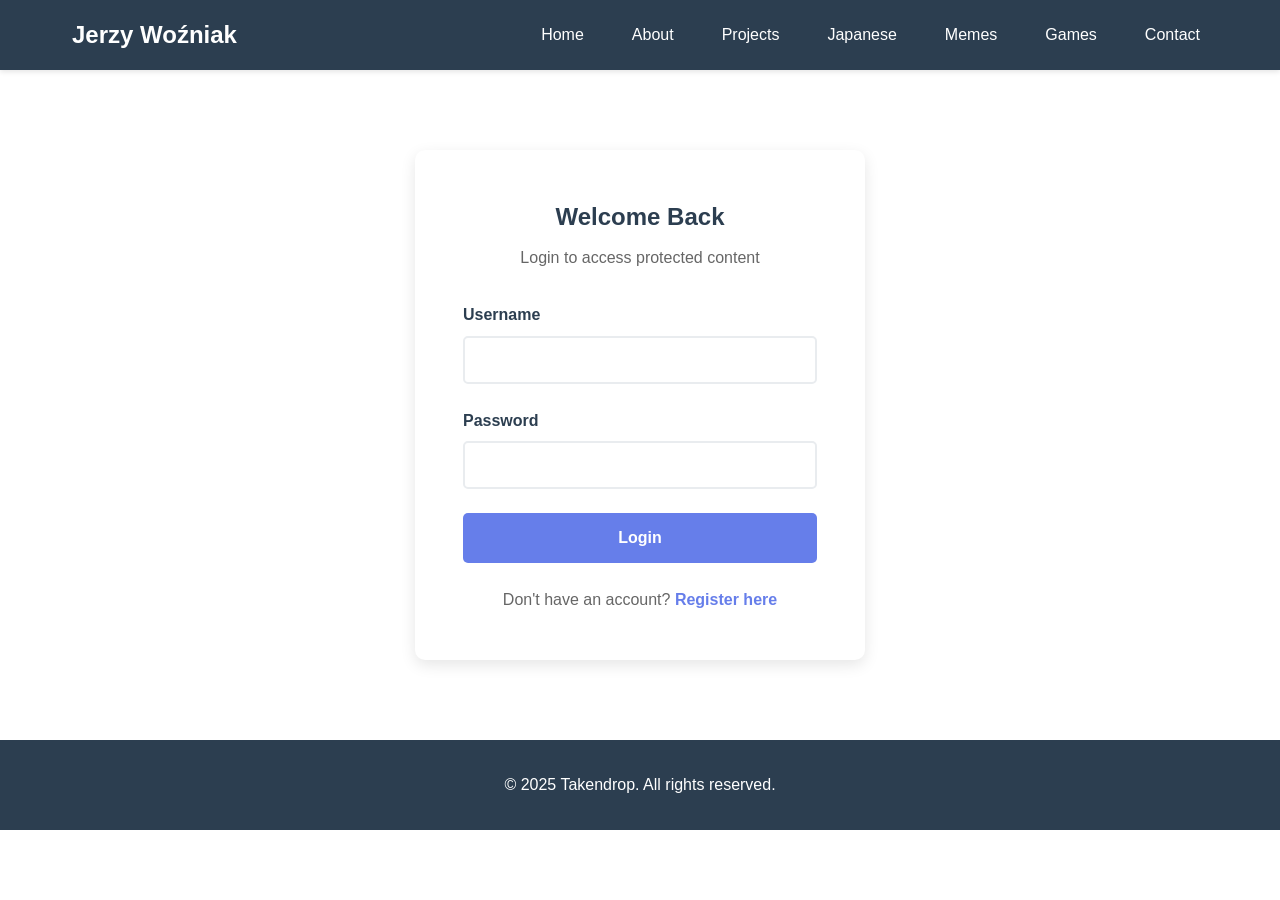
<file: login.html>
<!DOCTYPE html>
<html lang="en">
<head>
    <meta charset="UTF-8">
    <meta name="viewport" content="width=device-width, initial-scale=1.0">
    <title>Login - Takendrop</title>
	<base href="https://takendrop.github.io/">
    <link rel="stylesheet" href="css/base.css">
	<link rel="stylesheet" href="css/layout.css">
	<link rel="stylesheet" href="css/components.css">
	<link rel="stylesheet" href="css/auth.css">
</head>
<body>
    <nav class="navbar">
        <div class="nav-container">
            <h1 class="logo">Jerzy Woźniak</h1>
            <ul class="nav-menu">
                <li><a href="index.html">Home</a></li>
                <li><a href="about.html">About</a></li>
                <li><a href="projects.html">Projects</a></li>
                <li><a href="japanese.html">Japanese</a></li>
                <li><a href="memes.html">Memes</a></li>
                <li><a href="games.html">Games</a></li>
                <li><a href="contact.html">Contact</a></li>
            </ul>
            <div class="hamburger">
                <span></span>
                <span></span>
                <span></span>
            </div>
        </div>
    </nav>

    <div class="auth-container">
        <div class="auth-header">
            <h2>Welcome Back</h2>
            <p>Login to access protected content</p>
        </div>

        <div id="error-message" class="error-message"></div>
        <div id="success-message" class="success-message"></div>

        <form class="auth-form" id="login-form">
            <div class="form-group">
                <label for="username">Username</label>
                <input type="text" id="username" name="username" required>
            </div>

            <div class="form-group">
                <label for="password">Password</label>
                <input type="password" id="password" name="password" required>
            </div>

            <button type="submit" class="auth-btn">Login</button>
        </form>

        <div class="auth-link">
            Don't have an account? <a href="register.html">Register here</a>
        </div>
    </div>

    <footer>
        <p>&copy; 2025 Takendrop. All rights reserved.</p>
    </footer>

    <script src="js/auth/auth.js"></script>
	<script src="js/ui/navigation.js"></script>
</body>
</html>
</file>
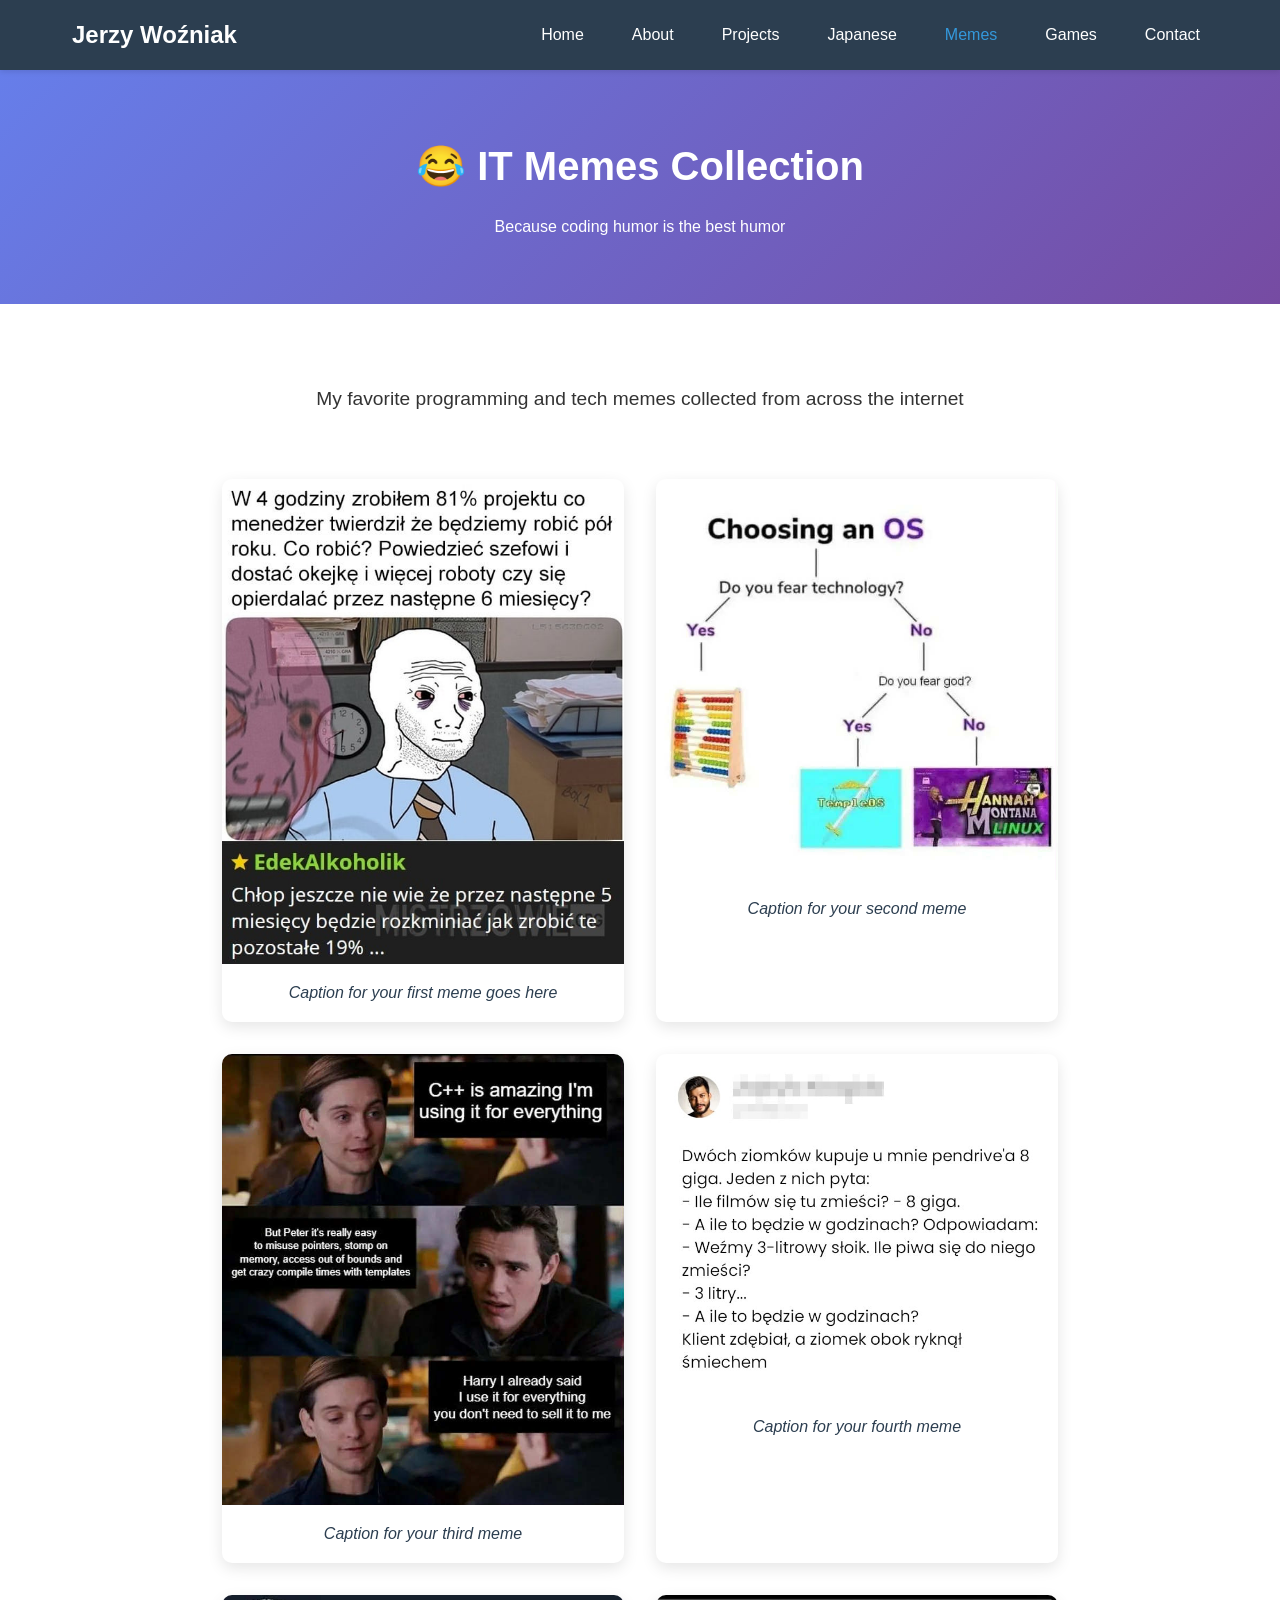
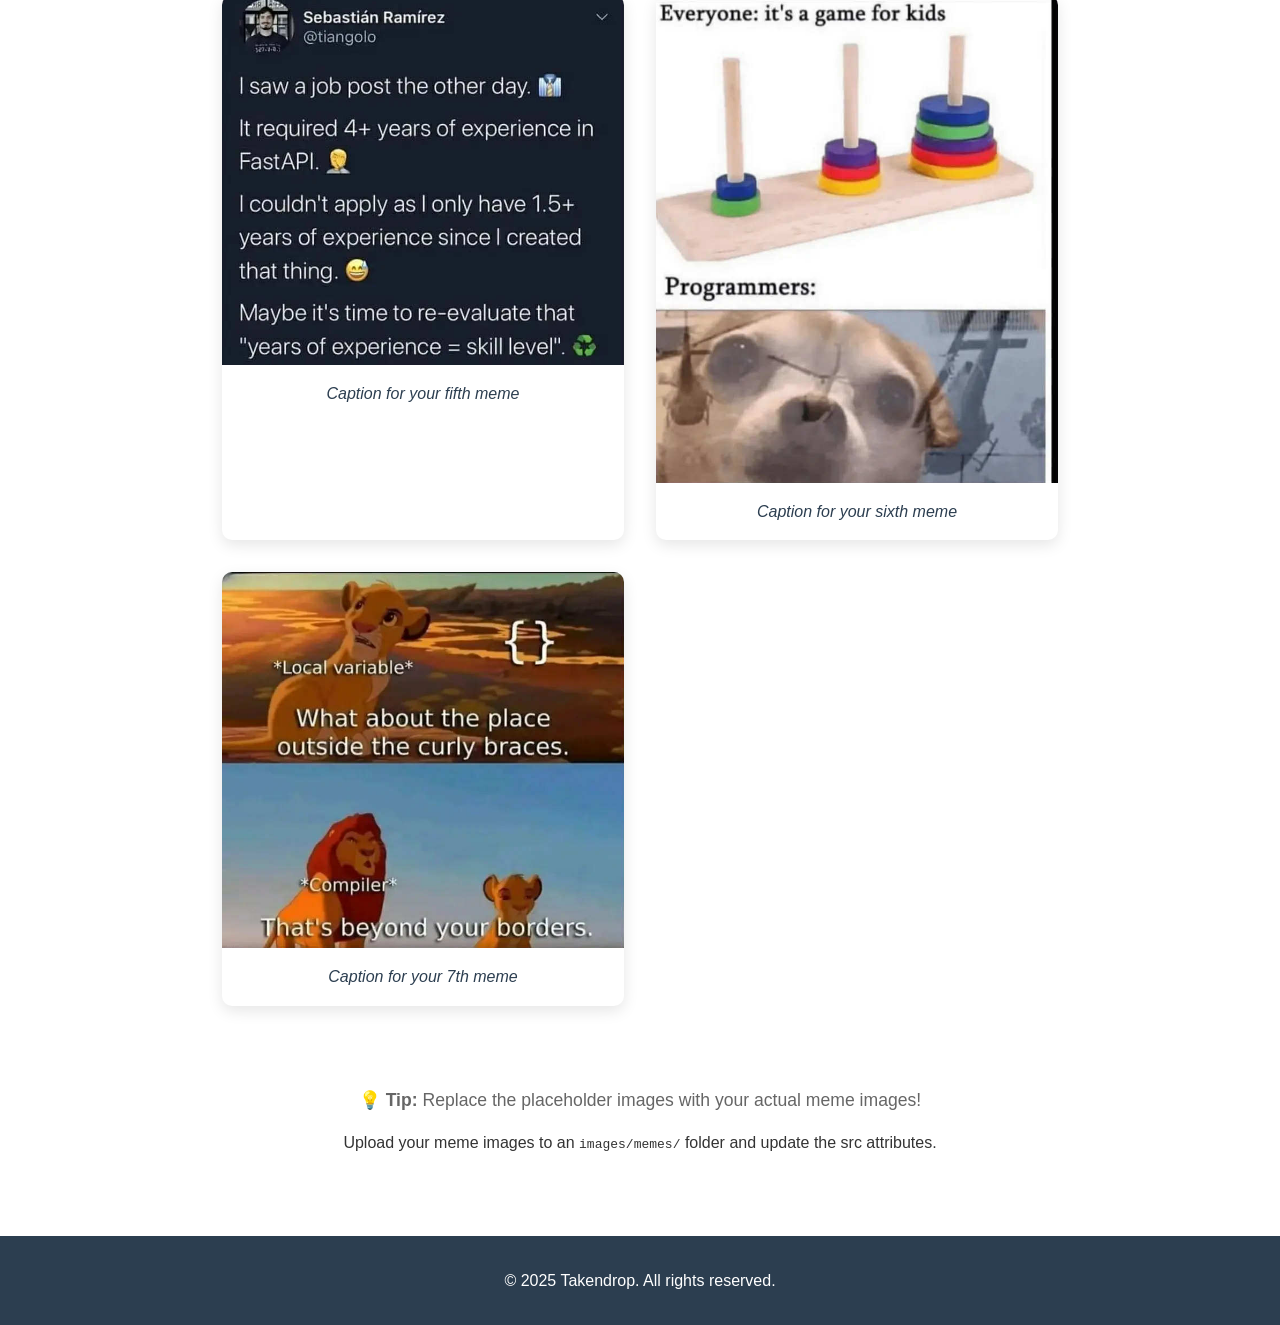
<file: memes.html>
<!DOCTYPE html>
<html lang="en">
<head>
    <meta charset="UTF-8">
    <meta name="viewport" content="width=device-width, initial-scale=1.0">
    <title>IT Memes - Takendrop</title>
	<base href="https://takendrop.github.io/">
    <link rel="stylesheet" href="css/base.css">
	<link rel="stylesheet" href="css/layout.css">
	<link rel="stylesheet" href="css/components.css">
	<link rel="stylesheet" href="css/animations.css">
	<link rel="stylesheet" href="css/responsive.css">
	<link rel="stylesheet" href="css/pages/memes.css">
</head>
<body>
    <nav class="navbar">
        <div class="nav-container">
            <h1 class="logo">Jerzy Woźniak</h1>
            <ul class="nav-menu">
                <li><a href="index.html">Home</a></li>
                <li><a href="about.html">About</a></li>
                <li><a href="projects.html">Projects</a></li>
                <li><a href="japanese.html">Japanese</a></li>
                <li><a href="memes.html" class="active">Memes</a></li>
				<li><a href="games.html">Games</a></li>
                <li><a href="contact.html">Contact</a></li>
            </ul>
            <div class="hamburger">
                <span></span>
                <span></span>
                <span></span>
            </div>
        </div>
    </nav>

    <div class="page-header fade-in">
        <h2>😂 IT Memes Collection</h2>
        <p>Because coding humor is the best humor</p>
    </div>

    <section class="content-section">
        <p style="text-align: center; font-size: 1.2rem; margin-bottom: 2rem;">
            My favorite programming and tech memes collected from across the internet
        </p>

        <div class="meme-grid">
            <!-- Meme Card 1 -->
            <div class="meme-card">
                <img src="images/memes/meme1.jpg" alt="IT Meme">
                <div class="meme-caption">
                    <p>Caption for your first meme goes here</p>
                </div>
            </div>

            <!-- Meme Card 2 -->
            <div class="meme-card">
                <img src="images/memes/meme2.jpg" alt="IT Meme">
                <div class="meme-caption">
                    <p>Caption for your second meme</p>
                </div>
            </div>

            <!-- Meme Card 3 -->
            <div class="meme-card">
                <img src="images/memes/meme3.jpg" alt="IT Meme">
                <div class="meme-caption">
                    <p>Caption for your third meme</p>
                </div>
            </div>

            <!-- Meme Card 4 -->
            <div class="meme-card">
                <img src="images/memes/8giga.jpg" alt="IT Meme">
                <div class="meme-caption">
                    <p>Caption for your fourth meme</p>
                </div>
            </div>

            <!-- Meme Card 5 -->
            <div class="meme-card">
                <img src="images/memes/FastAPI.jpg" alt="IT Meme">
                <div class="meme-caption">
                    <p>Caption for your fifth meme</p>
                </div>
            </div>

            <!-- Meme Card 6 -->
            <div class="meme-card">
                <img src="images/memes/hanoi.jpg" alt="IT Meme">
                <div class="meme-caption">
                    <p>Caption for your sixth meme</p>
                </div>
            </div>

			<!-- Meme Card 7 -->
            <div class="meme-card">
                <img src="images/memes/local-var.jpg" alt="IT Meme">
                <div class="meme-caption">
                    <p>Caption for your 7th meme</p>
                </div>
            </div>
        </div>

        <div style="text-align: center; margin-top: 3rem;">
            <p style="font-size: 1.1rem; color: #666;">
                💡 <strong>Tip:</strong> Replace the placeholder images with your actual meme images!
            </p>
            <p style="margin-top: 1rem;">
                Upload your meme images to an <code>images/memes/</code> folder and update the src attributes.
            </p>
        </div>
    </section>

    <footer>
        <p>&copy; 2025 Takendrop. All rights reserved.</p>
    </footer>

    <script src="js/ui/navigation.js"></script>
	<script src="js/ui/animations.js"></script>
</body>
</html>
</file>
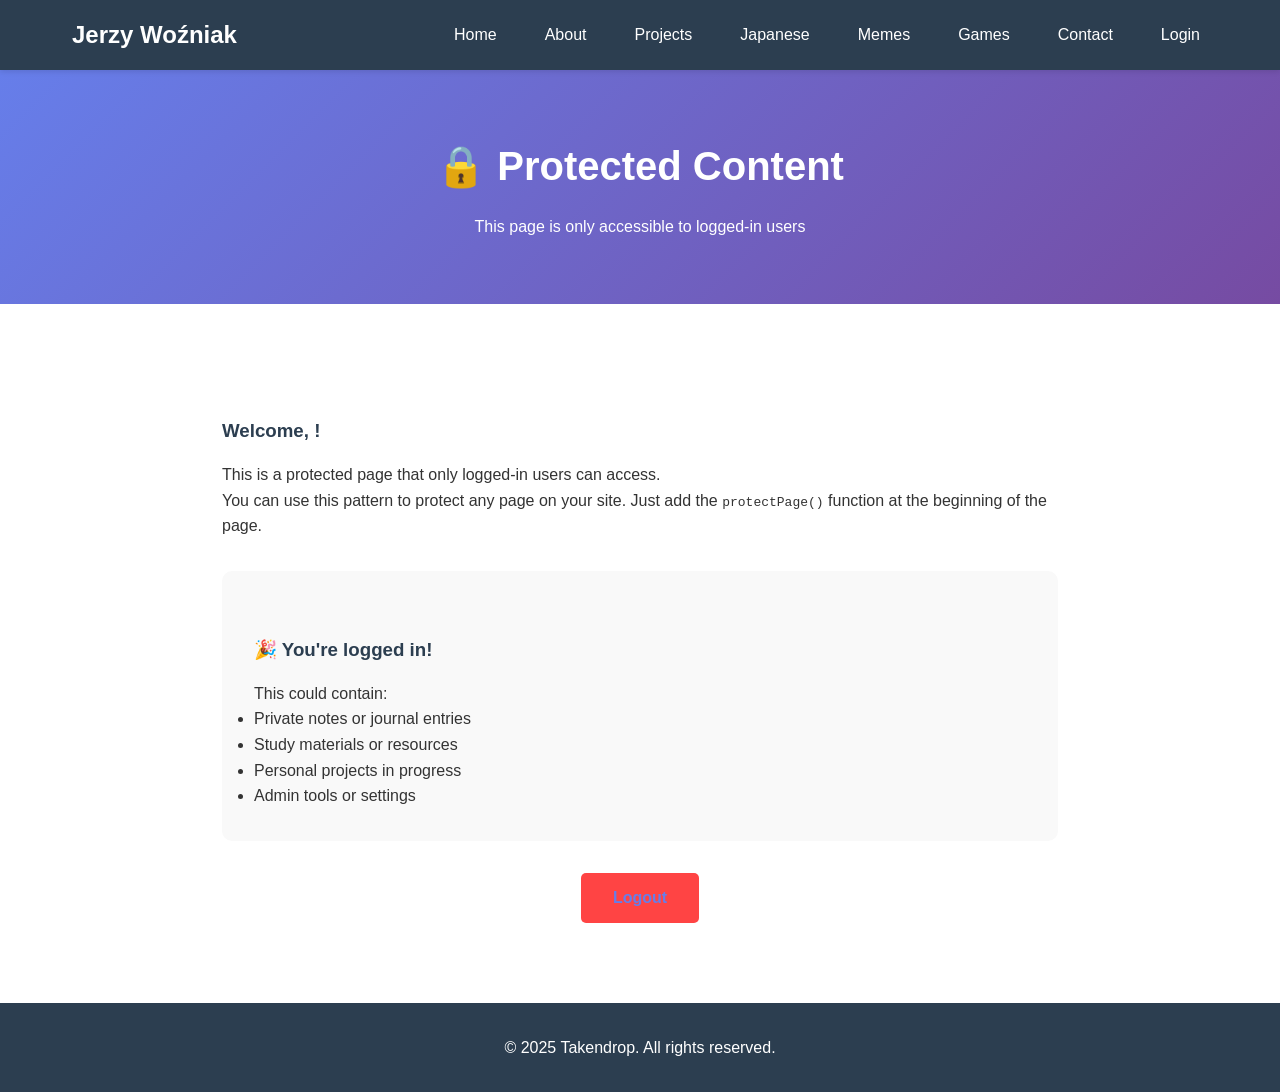
<file: protected.html>
<!DOCTYPE html>
<html lang="en">
<head>
    <meta charset="UTF-8">
    <meta name="viewport" content="width=device-width, initial-scale=1.0">
    <title>Protected Content - Takendrop</title>
	<base href="https://takendrop.github.io/">
    <link rel="stylesheet" href="css/base.css">
	<link rel="stylesheet" href="css/layout.css">
	<link rel="stylesheet" href="css/components.css">
	<link rel="stylesheet" href="css/auth.css">
</head>
<body>
    <nav class="navbar">
        <div class="nav-container">
            <h1 class="logo">Jerzy Woźniak</h1>
            <ul class="nav-menu">
                <li><a href="index.html">Home</a></li>
                <li><a href="about.html">About</a></li>
                <li><a href="projects.html">Projects</a></li>
                <li><a href="japanese.html">Japanese</a></li>
                <li><a href="memes.html">Memes</a></li>
                <li><a href="games.html">Games</a></li>
                <li><a href="contact.html">Contact</a></li>
            </ul>
            <div class="hamburger">
                <span></span>
                <span></span>
                <span></span>
            </div>
        </div>
    </nav>

    <div class="page-header fade-in">
        <h2>🔒 Protected Content</h2>
        <p>This page is only accessible to logged-in users</p>
    </div>

    <section class="content-section">
        <h3>Welcome, <span id="user-name"></span>!</h3>
        
        <p>This is a protected page that only logged-in users can access.</p>
        
        <p>You can use this pattern to protect any page on your site. Just add the <code>protectPage()</code> function at the beginning of the page.</p>
        
        <div style="background: #f9f9f9; padding: 2rem; border-radius: 10px; margin: 2rem 0;">
            <h3>🎉 You're logged in!</h3>
            <p>This could contain:</p>
            <ul>
                <li>Private notes or journal entries</li>
                <li>Study materials or resources</li>
                <li>Personal projects in progress</li>
                <li>Admin tools or settings</li>
            </ul>
        </div>

        <div style="text-align: center; margin-top: 2rem;">
            <button onclick="logout()" class="btn" style="background: #ff4444; cursor: pointer; border: none; font-size: 1rem;">
                Logout
            </button>
        </div>
    </section>

    <footer>
        <p>&copy; 2025 Takendrop. All rights reserved.</p>
    </footer>

    <script src="js/auth.js"></script>
    <script>
        // Protect this page - must be logged in to view
        protectPage();
        
        // Display username
        document.getElementById('user-name').textContent = getCurrentUser();
    </script>
    <script src="js/auth/auth.js"></script>
	<script src="js/ui/navigation.js"></script>
</body>
</html>
</file>
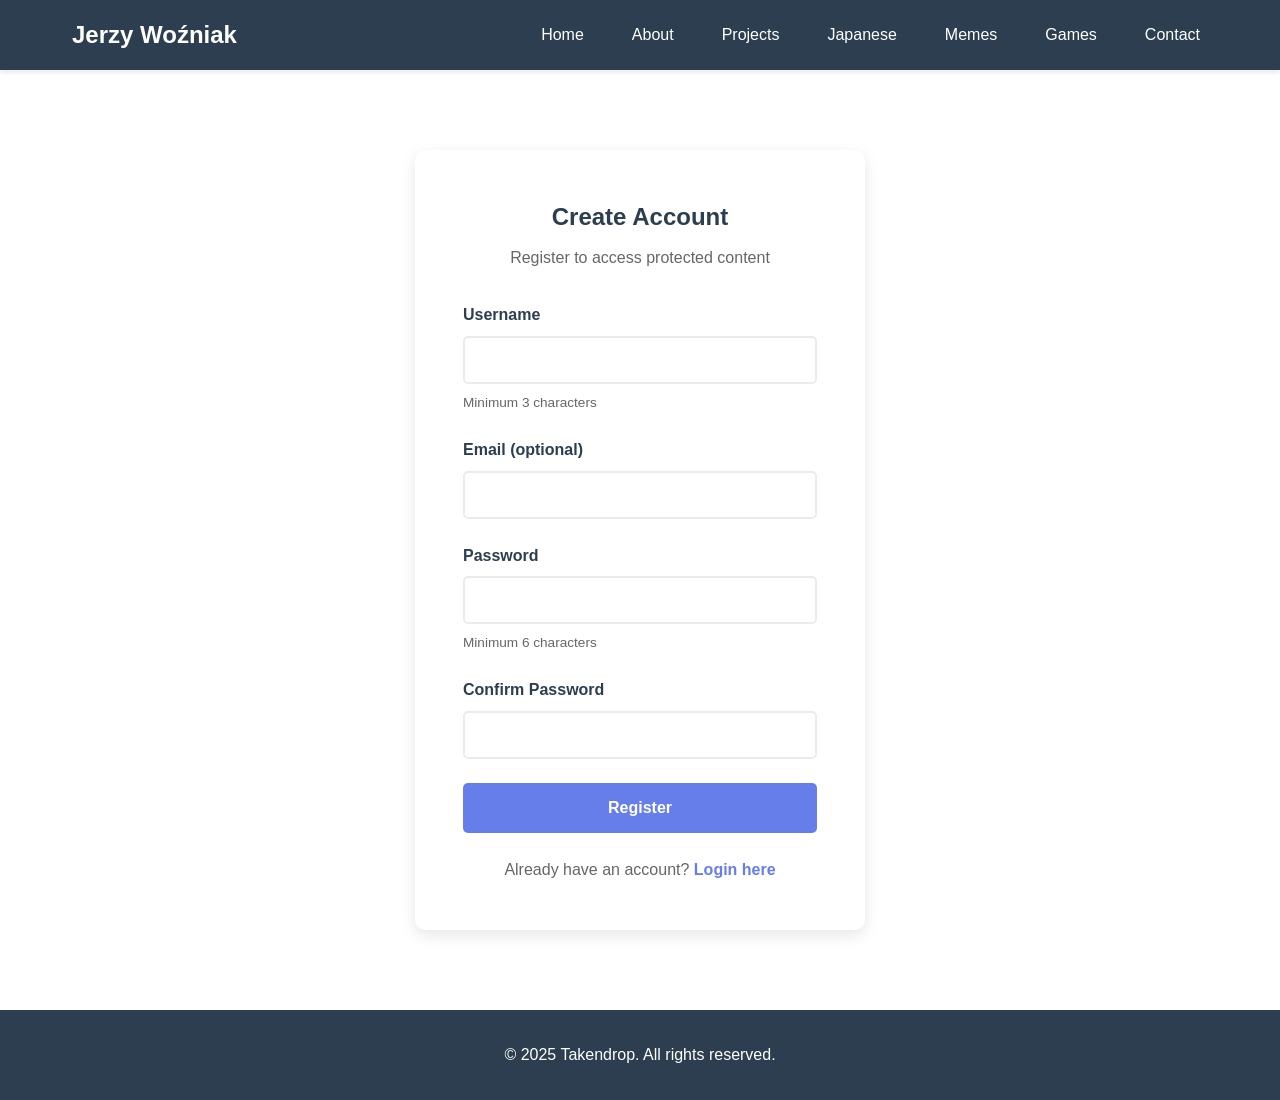
<file: register.html>
<!DOCTYPE html>
<html lang="en">
<head>
    <meta charset="UTF-8">
    <meta name="viewport" content="width=device-width, initial-scale=1.0">
    <title>Register - Takendrop</title>
	<base href="https://takendrop.github.io/">
    <link rel="stylesheet" href="css/base.css">
	<link rel="stylesheet" href="css/layout.css">
	<link rel="stylesheet" href="css/components.css">
	<link rel="stylesheet" href="css/auth.css">
</head>
<body>
    <nav class="navbar">
        <div class="nav-container">
            <h1 class="logo">Jerzy Woźniak</h1>
            <ul class="nav-menu">
                <li><a href="index.html">Home</a></li>
                <li><a href="about.html">About</a></li>
                <li><a href="projects.html">Projects</a></li>
                <li><a href="japanese.html">Japanese</a></li>
                <li><a href="memes.html">Memes</a></li>
                <li><a href="games.html">Games</a></li>
                <li><a href="contact.html">Contact</a></li>
            </ul>
            <div class="hamburger">
                <span></span>
                <span></span>
                <span></span>
            </div>
        </div>
    </nav>

    <div class="auth-container">
        <div class="auth-header">
            <h2>Create Account</h2>
            <p>Register to access protected content</p>
        </div>

        <div id="error-message" class="error-message"></div>
        <div id="success-message" class="success-message"></div>

        <form class="auth-form" id="register-form">
            <div class="form-group">
                <label for="username">Username</label>
                <input type="text" id="username" name="username" required minlength="3">
                <div class="password-requirements">Minimum 3 characters</div>
            </div>

            <div class="form-group">
                <label for="email">Email (optional)</label>
                <input type="email" id="email" name="email">
            </div>

            <div class="form-group">
                <label for="password">Password</label>
                <input type="password" id="password" name="password" required minlength="6">
                <div class="password-requirements">Minimum 6 characters</div>
            </div>

            <div class="form-group">
                <label for="confirm-password">Confirm Password</label>
                <input type="password" id="confirm-password" name="confirm-password" required>
            </div>

            <button type="submit" class="auth-btn">Register</button>
        </form>

        <div class="auth-link">
            Already have an account? <a href="login.html">Login here</a>
        </div>
    </div>

    <footer>
        <p>&copy; 2025 Takendrop. All rights reserved.</p>
    </footer>

    <script src="js/auth/auth.js"></script>
	<script src="js/ui/navigation.js"></script>
</body>
</html>
</file>
<file: css/style.css>
/* ========================================
   RESET & BASE STYLES
   ======================================== 
   
   Ta sekcja resetuje domyślne style przeglądarki
   i ustawia podstawowe wartości dla całej strony.
*/

* {
  /* Reset marginesów i paddingów dla WSZYSTKICH elementów */
  margin: 0;
  padding: 0;
  /* border-box sprawia, że padding i border są wliczane w szerokość/wysokość elementu */
  box-sizing: border-box;
}

:root {
  /* ========================================
     ZMIENNE CSS (CSS Custom Properties)
     ======================================== 
     
     Zmienne pozwalają przechowywać wartości i używać ich w całym pliku.
     Użycie: var(--nazwa-zmiennej)
     Zaleta: zmiana wartości w jednym miejscu aktualizuje całą stronę
  */
  
  /* === KOLORY === */
  --color-bg: #fafafa;              /* Tło strony - jasny szary */
  --color-surface: #ffffff;          /* Kolor powierzchni (karty, navbary) - biały */
  --color-text-primary: #0a0a0a;    /* Główny kolor tekstu - prawie czarny */
  --color-text-secondary: #525252;   /* Drugorzędny tekst - ciemny szary */
  --color-accent: #ff4500;           /* Kolor akcentu - pomarańczowy/czerwony */
  --color-accent-dark: #cc3700;      /* Ciemniejsza wersja akcentu (dla hover) */
  --color-border: #e5e5e5;           /* Jasna ramka - jasny szary */
  --color-border-heavy: #0a0a0a;     /* Ciężka ramka - czarna */
  
  /* === TYPOGRAFIA === */
  --font-display: 'Archivo Black', sans-serif;  /* Font dla nagłówków - gruby, wyrazisty */
  --font-body: 'Manrope', sans-serif;           /* Font dla tekstu - czytelny, nowoczesny */
  
  /* === ODSTĘPY === 
     System odstępów zapewnia spójność w całym projekcie
     rem = relative to root font-size (domyślnie 16px)
  */
  --spacing-xs: 0.5rem;   /* 8px  - bardzo małe odstępy */
  --spacing-sm: 1rem;     /* 16px - małe odstępy */
  --spacing-md: 2rem;     /* 32px - średnie odstępy */
  --spacing-lg: 4rem;     /* 64px - duże odstępy */
  --spacing-xl: 6rem;     /* 96px - bardzo duże odstępy */
  
  /* === PRZEJŚCIA ===
     ease = płynne przyspieszenie i zwolnienie animacji
  */
  --transition-fast: 0.2s ease;   /* Szybkie przejścia - np. buttony */
  --transition-base: 0.3s ease;   /* Standardowe przejścia - większość efektów */
  --transition-slow: 0.5s ease;   /* Wolne przejścia - duże animacje */
}

html {
  /* Płynne przewijanie do sekcji (anchor links) */
  scroll-behavior: smooth;
  /* Bazowy rozmiar czcionki - wszystkie rem'y odnoszą się do tej wartości */
  font-size: 16px;
}

body {
  /* Główna czcionka dla całej strony */
  font-family: var(--font-body);
  /* Kolor tła strony */
  background-color: var(--color-bg);
  /* Kolor tekstu */
  color: var(--color-text-primary);
  /* Wysokość linii (odstęp między liniami tekstu) - 1.7 = 170% rozmiaru czcionki */
  line-height: 1.7;
  /* Ukrywa poziomy scrollbar jeśli pojawi się przez animacje */
  overflow-x: hidden;
}

/* ========================================
   NAVIGATION
   ======================================== 
   
   Stały navbar na górze strony z linkami do sekcji
*/

.nav {
  /* === POZYCJONOWANIE ===
     fixed = element pozostaje w tym samym miejscu podczas scrollowania
  */
  position: fixed;
  top: 0;      /* Przyklej do góry */
  left: 0;     /* Przyklej do lewej */
  right: 0;    /* Rozciągnij do prawej */
  
  /* z-index kontroluje, który element jest "na wierzchu"
     1000 = na wierzchu większości elementów */
  z-index: 1000;
  
  /* Kolory i odstępy */
  background-color: var(--color-surface);
  border-bottom: 3px solid var(--color-border-heavy);
  padding: var(--spacing-sm) var(--spacing-md);
  
  /* === FLEXBOX ===
     Flexbox to system układu elementów w linii lub kolumnie
  */
  display: flex;
  justify-content: space-between;  /* Rozłóż elementy z maksymalnym odstępem */
  align-items: center;             /* Wycentruj elementy pionowo */
  
  /* Animacja pojawienia się navbar */
  animation: slideDown 0.6s ease-out;
}

/* === KEYFRAMES ===
   Definiują kroki animacji - od stanu początkowego do końcowego
*/
@keyframes slideDown {
  from {
    /* Stan początkowy - navbar powyżej ekranu */
    transform: translateY(-100%);  /* Przesuń 100% własnej wysokości w górę */
    opacity: 0;                    /* Całkowicie przezroczysty */
  }
  to {
    /* Stan końcowy - navbar na swoim miejscu */
    transform: translateY(0);      /* Brak przesunięcia */
    opacity: 1;                    /* Całkowicie widoczny */
  }
}

.nav-brand {
  /* Styl logo/nazwy w navbar */
  font-family: var(--font-display);
  font-size: 1.75rem;
  color: var(--color-accent);
  letter-spacing: -0.02em;    /* Lekko zsunięte litery (tightening) */
  text-decoration: none;      /* Usuń podkreślenie z linku */
}

.nav-links {
  /* Kontener dla linków nawigacji */
  display: flex;
  gap: var(--spacing-md);  /* Odstęp między linkami */
}

.nav-links a {
  /* Styl dla pojedynczego linku w navbar */
  color: var(--color-text-primary);
  text-decoration: none;           /* Usuń podkreślenie */
  font-weight: 600;                /* Grubsza czcionka */
  font-size: 0.95rem;
  text-transform: uppercase;       /* WIELKIE LITERY */
  letter-spacing: 0.05em;          /* Lekko rozszerzone litery */
  
  /* === POSITION RELATIVE ===
     Potrzebne do pozycjonowania pseudo-elementu ::after
  */
  position: relative;
  
  /* Płynne przejście koloru przy hover */
  transition: color var(--transition-base);
}

/* === PSEUDO-ELEMENT ::after ===
   Tworzy element "po" zawartości - tu: podkreślenie
*/
.nav-links a::after {
  content: '';                     /* Pusty content - wymagany dla pseudo-elementów */
  position: absolute;              /* Pozycjonowanie względem rodzica (a) */
  bottom: -4px;                    /* 4px poniżej tekstu */
  left: 0;
  width: 0;                        /* Początkowo niewidoczne (szerokość 0) */
  height: 3px;                     /* Grubość podkreślenia */
  background-color: var(--color-accent);
  transition: width var(--transition-base);  /* Animuj zmianę szerokości */
}

/* === PSEUDO-KLASY :hover i .active ===
   :hover = gdy użytkownik najedzie myszką
   .active = klasa dodana przez JavaScript dla aktywnej sekcji
*/
.nav-links a:hover,
.nav-links a.active {
  color: var(--color-accent);      /* Zmień kolor tekstu */
}

.nav-links a:hover::after,
.nav-links a.active::after {
  width: 100%;                     /* Rozciągnij podkreślenie */
}

/* ========================================
   HERO SECTION
   ======================================== 
   
   Główna sekcja powitalna z dużym nagłówkiem
*/

.hero {
  margin-top: 4rem;                /* Odstęp od navbar (navbar ma ~64px wysokości) */
  padding: var(--spacing-xl) var(--spacing-md);
  min-height: 60vh;                /* Minimum 60% wysokości viewportu */
  
  /* Flexbox do centrowania zawartości */
  display: flex;
  align-items: center;             /* Wycentruj pionowo */

  position: relative;              /* Dla absolutnie pozycjonowanej dekoracji */
  overflow: hidden;                /* Ukryj wystającą dekorację */
}

.hero-content {
  max-width: 1200px;               /* Maksymalna szerokość contentu */
  margin: 0 auto;                  /* Wycentruj poziomo (auto margins) */
  z-index: 2;                      /* Powyżej dekoracji (z-index: 1) */
  animation: fadeInUp 0.8s ease-out 0.3s both;  /* Animacja z opóźnieniem 0.3s */
  width: 100%;
}

@keyframes fadeInUp {
  from {
    opacity: 0;
    transform: translateY(40px);   /* Zaczyna 40px niżej */
  }
  to {
    opacity: 1;
    transform: translateY(0);      /* Kończy na swoim miejscu */
  }
}

.hero-label {
  display: inline-block;           /* Pozwala ustawić padding na elemencie inline */
  font-size: 0.85rem;
  font-weight: 700;
  text-transform: uppercase;
  letter-spacing: 0.15em;          /* Mocno rozsunięte litery */
  color: var(--color-accent);
  margin-bottom: var(--spacing-sm);
  padding: var(--spacing-xs) var(--spacing-sm);
  border: 2px solid var(--color-accent);
  animation: fadeInUp 0.8s ease-out 0.4s both;
}

.hero-title {
  /* Główny nagłówek z nazwiskiem */
  font-family: var(--font-display);
  
  /* === CLAMP ===
     clamp(min, preferred, max)
     Responsive rozmiar czcionki bez media queries
  */
  font-size: clamp(3rem, 12vw, 7rem);  /* Min 3rem, idealne 12% viewportu, max 7rem */
  
  line-height: 0.9;                /* Bardzo ciasno ustawione linie (90%) */
  margin-bottom: var(--spacing-md);
  letter-spacing: -0.03em;         /* Ściśnięte litery dla lepszego wyglądu */
}

.hero-title-line {
  /* Każda linia nazwiska (Jerzy / Woźniak) */
  display: block;                  /* Każda w nowej linii */
  animation: slideInLeft 0.8s ease-out both;
}

/* === nth-child ===
   Pozwala stylizować konkretne dziecko rodzica
*/
.hero-title-line:nth-child(1) {
  animation-delay: 0.5s;           /* Pierwsza linia pojawia się wcześniej */
}

.hero-title-line:nth-child(2) {
  animation-delay: 0.6s;           /* Druga linia z lekkim opóźnieniem */
  color: var(--color-accent);      /* Druga linia w kolorze akcentu */
}

@keyframes slideInLeft {
  from {
    opacity: 0;
    transform: translateX(-50px);  /* Zaczyna 50px z lewej */
  }
  to {
    opacity: 1;
    transform: translateX(0);
  }
}

.hero-subtitle {
  font-size: clamp(1.1rem, 2vw, 1.4rem);
  color: var(--color-text-secondary);
  max-width: 650px;                /* Ograniczona szerokość dla lepszej czytelności */
  margin-bottom: var(--spacing-md);
  animation: fadeInUp 0.8s ease-out 0.7s both;
}

.hero-subtitle strong {
  /* Wyróżnione słowa w subtytle */
  color: var(--color-text-primary);
  font-weight: 800;
}

.hero-tech-stack {
  /* Kontener dla badge'y technologii */
  display: flex;
  gap: var(--spacing-sm);
  flex-wrap: wrap;                 /* Zawijaj do nowej linii jeśli nie ma miejsca */
  animation: fadeInUp 0.8s ease-out 0.8s both;
}

.tech-badge {
  /* Pojedynczy badge technologii */
  padding: var(--spacing-xs) var(--spacing-sm);
  background-color: var(--color-border-heavy);
  color: var(--color-surface);
  font-weight: 700;
  font-size: 0.9rem;
  text-transform: uppercase;
  letter-spacing: 0.05em;
  transition: all var(--transition-base);  /* Animuj wszystkie właściwości */
}

.tech-badge:hover {
  /* Efekt przy najechaniu na badge */
  background-color: var(--color-accent);
  transform: translateY(-3px);     /* Unieś 3px do góry */
  box-shadow: 0 4px 12px rgba(255, 69, 0, 0.3);  /* Cień z opacity 30% */
}

.hero-decoration {
  /* Dekoracyjne koło w tle Hero */
  position: absolute;              /* Pozycjonowanie względem .hero */
  right: -10%;                     /* Lekko wystające poza ekran */
  top: 20%;
  width: 600px;
  height: 600px;
  
  /* === GRADIENT ===
     linear-gradient(kierunek, kolor1, kolor2)
     135deg = po przekątnej
  */
  background: linear-gradient(135deg, rgba(255, 69, 0, 0.1), rgba(255, 69, 0, 0.05));
  
  border-radius: 50%;              /* Okrągły kształt */
  filter: blur(80px);              /* Mocne rozmycie */
  z-index: 1;                      /* Pod contentem (content ma z-index: 2) */
  animation: float 8s ease-in-out infinite;  /* Infinite = animacja się powtarza */
}

@keyframes float {
  0%, 100% {
    /* Stan początkowy i końcowy - bez transformacji */
    transform: translateY(0) scale(1);
  }
  50% {
    /* W połowie animacji - lekko w górę i większe */
    transform: translateY(-30px) scale(1.05);
  }
}

/* ========================================
   SECTIONS
   ======================================== 
   
   Wspólne style dla wszystkich sekcji
*/

.section {
  padding: var(--spacing-xl) var(--spacing-md);
  max-width: 1200px;               /* Ograniczenie szerokości dla czytelności */
  margin: 0 auto;                  /* Centrowanie */
  width: 100%;
}

/* === .section-alt ===
   Alternatywne sekcje z tłem (Skills, Education)
*/
.section-alt {
  background-color: var(--color-surface);
  border-top: 3px solid var(--color-border-heavy);
  border-bottom: 3px solid var(--color-border-heavy);
  padding: var(--spacing-xl) var(--spacing-md);
  
  /* === FULL-WIDTH BACKGROUND ===
     Trik: ujemne marginesy rozciągają element na całą szerokość
  */
  max-width: 100vw;                /* 100% viewport width */
  margin-left: calc(50% - 50vw);   /* Formuła: przesuń w lewo o połowę viewportu */
  margin-right: calc(50% - 50vw);  /* To samo w prawo */
}

/* Zawartość sekcji-alt pozostaje w normalnej szerokości */
.section-alt > * {
  max-width: 1200px;
  margin-left: auto;
  margin-right: auto;
  padding-left: var(--spacing-md);
  padding-right: var(--spacing-md);
}

.section-header {
  /* Nagłówek sekcji z tytułem i numerem */
  display: flex;
  justify-content: space-between;  /* Tytuł po lewej, numer po prawej */
  align-items: center;
  margin-bottom: var(--spacing-lg);
  position: relative;
}

.section-title {
  font-family: var(--font-display);
  font-size: clamp(2.5rem, 6vw, 4rem);
  letter-spacing: -0.02em;
  position: relative;
}

.section-number {
  /* Duży, przezroczysty numer sekcji (01, 02, etc.) */
  font-family: var(--font-display);
  font-size: clamp(1.5rem, 3vw, 2.5rem);
  color: var(--color-accent);
  opacity: 0.3;                    /* 30% opacity = lekko widoczny */
}

/* ========================================
   ABOUT SECTION
   ======================================== */

.about-content {
  max-width: 1200px;  /* Ta sama szerokość co projects-grid */
  margin: 0 auto;    /* Wyśrodkowanie */
}

.about-text p {
  margin-bottom: var(--spacing-md);
  font-size: 1.1rem;
  color: var(--color-text-secondary);
}

.about-text strong {
  /* Wyróżnione fragmenty tekstu */
  color: var(--color-text-primary);
  font-weight: 700;
}

/* FIX: .about-text p (specificity 0,1,1) would override .highlight-text (0,1,0)
   so we need .about-text .highlight-text (0,2,0) to win */
.about-text .highlight-text {
  /* Wyróżniony akapit (ostatni w About) */
  padding: var(--spacing-md);
  background-color: var(--color-surface);
  border-left: 4px solid var(--color-accent);  /* Akcentowa linia po lewej */
  font-weight: 600;
  color: var(--color-text-primary);
  font-size: 1.15rem;
}

/* ========================================
   SKILLS SECTION
   ======================================== */

.skills-grid {
  /* === CSS GRID ===
     Nowoczesny system układu w siatce
  */
  display: grid;
  
  /* === repeat(auto-fit, minmax()) ===
     Tworzy responsywną siatkę bez media queries
     auto-fit = tyle kolumn ile się zmieści
     minmax(280px, 1fr) = każda kolumna min 280px, max równa część (1fr)
  */
  grid-template-columns: repeat(auto-fit, minmax(280px, 1fr));
  gap: var(--spacing-md);
}

.skill-card {
  padding: var(--spacing-md);
  border: 3px solid var(--color-border-heavy);
  background-color: var(--color-bg);
  transition: all var(--transition-base);
}

.skill-card:hover {
  /* Efekt hover na karcie */
  transform: translateY(-5px);     /* Unieś do góry */
  border-color: var(--color-accent);
  
  /* === BOX-SHADOW ===
     box-shadow: x y blur spread color
     Tu: 8px w prawo, 8px w dół, bez blur, bez spread, kolor z alpha
  */
  box-shadow: 8px 8px 0 rgba(255, 69, 0, 0.15);
}

.skill-icon {
  font-size: 2.5rem;
  margin-bottom: var(--spacing-sm);
}

.skill-card h3 {
  font-family: var(--font-display);
  font-size: 1.5rem;
  margin-bottom: var(--spacing-sm);
  letter-spacing: -0.01em;
}

.skill-list {
  list-style: none;                /* Usuń domyślne punktory listy */
}

.skill-list li {
  padding: var(--spacing-xs) 0;
  font-weight: 500;
  color: var(--color-text-secondary);
  position: relative;              /* Dla pseudo-elementu ::before */
  padding-left: 1.2rem;            /* Miejsce na własny punktor */
}

/* Własny punktor listy */
.skill-list li::before {
  content: '▸';                    /* Unicode arrow character */
  position: absolute;
  left: 0;
  color: var(--color-accent);
  font-weight: 700;
}

/* ========================================
   PROJECTS SECTION
   ======================================== */

.projects-grid {
  /* Prosty grid - jedna kolumna */
  display: grid;
  gap: var(--spacing-lg);
  max-width: 1200px;
  margin: 0 auto;    /* Center it */
}

.project-card {
  padding: var(--spacing-md);
  border: 3px solid var(--color-border-heavy);
  background-color: var(--color-surface);
  transition: all var(--transition-base);
}

.project-card:hover {
  transform: translateY(-5px);
  box-shadow: 12px 12px 0 rgba(10, 10, 10, 0.1);
}

.project-header {
  /* Nagłówek projektu - tytuł i tag obok siebie */
  display: flex;
  justify-content: space-between;
  align-items: center;
  margin-bottom: var(--spacing-sm);
}

.project-title {
  font-family: var(--font-display);
  font-size: 1.8rem;
  letter-spacing: -0.01em;
}

.project-tag {
  /* Tag "42 Warsaw" / "Personal" */
  display: inline-block;
  padding: 0.35rem 0.75rem;
  background-color: var(--color-accent);
  color: white;
  font-size: 0.75rem;
  font-weight: 700;
  text-transform: uppercase;
  letter-spacing: 0.05em;
}

.project-description {
  /* Główny opis projektu */
  color: var(--color-text-secondary);
  font-size: 1.05rem;
  margin-bottom: var(--spacing-sm);
  line-height: 1.6;
}

.project-learning {
  /* Dodatkowy akapit "czego nauczyłem się" */
  color: var(--color-text-secondary);
  font-size: 1rem;
  margin-bottom: var(--spacing-md);
  padding-left: var(--spacing-sm);
  border-left: 3px solid var(--color-border);
  font-style: italic;
}

.project-image {
  width: 100%;
  max-width: 400px;
  margin: 0 auto var(--spacing-md);
  border: 2px solid var(--color-border-heavy);
  cursor: pointer;
}

.project-image a {
  display: block;
  text-decoration: none;
}

.project-image img {
  width: 100%;
  display: block;
  transition: transform var(--transition-base);
}

.project-image:hover img {
  transform: scale(1.02);
}

.project-tech {
  /* Lista technologii użytych w projekcie */
  display: flex;
  gap: var(--spacing-xs);
  flex-wrap: wrap;
  margin-bottom: var(--spacing-md);
}

.project-tech span {
  /* Pojedynczy badge technologii */
  padding: 0.35rem 0.75rem;
  background-color: var(--color-bg);
  border: 2px solid var(--color-border-heavy);
  font-size: 0.8rem;
  font-weight: 600;
  text-transform: uppercase;
  letter-spacing: 0.05em;
}

.project-link {
  /* Link do GitHub */
  display: inline-block;
  color: var(--color-accent);
  text-decoration: none;
  font-weight: 700;
  font-size: 1rem;
  transition: all var(--transition-base);
  position: relative;
}

/* Animowane podkreślenie linku */
.project-link::after {
  content: '';
  position: absolute;
  bottom: -2px;
  left: 0;
  width: 100%;
  height: 2px;
  background-color: var(--color-accent);
  transform: scaleX(1);
  transition: transform var(--transition-base);
}

.project-link:hover {
  transform: translateX(5px);
}

.project-link:hover::after {
  transform: scaleX(0);
}

/* ========================================
   CERTIFICATES SECTION
   ======================================== */

.certificates-grid {
  /* Grid responsywny - min 300px szerokości każdej karty */
  display: grid;
  grid-template-columns: repeat(auto-fit, minmax(300px, 1fr));
  gap: var(--spacing-md);
}

.certificate-card {
  padding: var(--spacing-md);
  border: 3px solid var(--color-border-heavy);
  background-color: var(--color-surface);
  transition: all var(--transition-base);
  
  /* === FLEXBOX W KIERUNKU KOLUMNY ===
     Przydatne gdy chcemy link na dole karty
  */
  display: flex;
  flex-direction: column;
}

.certificate-card:hover {
  border-color: var(--color-accent);
  transform: scale(1.02);         /* Lekkie powiększenie */
}

.certificate-provider {
  /* Nazwa organizacji wydającej certyfikat */
  font-size: 0.8rem;
  font-weight: 700;
  text-transform: uppercase;
  letter-spacing: 0.1em;
  color: var(--color-accent);
  margin-bottom: var(--spacing-xs);
}

.certificate-name {
  /* Nazwa certyfikatu */
  font-family: var(--font-body);
  font-size: 1.15rem;
  font-weight: 700;
  line-height: 1.4;
  margin-bottom: var(--spacing-sm);
}

.certificate-details {
  margin-top: var(--spacing-sm);
  margin-bottom: var(--spacing-sm);
}

.certificate-id {
  /* ID certyfikatu w monospace font */
  font-size: 0.9rem;
  color: var(--color-text-secondary);
  font-weight: 600;
  font-family: monospace;         /* Monospace = równa szerokość znaków */
  margin-bottom: 0.25rem;
}

.certificate-date {
  font-size: 0.85rem;
  color: var(--color-text-secondary);
}

.certificate-link {
  display: inline-block;
  margin-top: auto;               /* Pchnie link na dół karty (dzięki flex-direction: column) */
  color: var(--color-accent);
  text-decoration: none;
  font-weight: 700;
  font-size: 0.95rem;
  transition: all var(--transition-base);
  position: relative;
}

/* Animowane podkreślenie */
.certificate-link::after {
  content: '';
  position: absolute;
  bottom: -2px;
  left: 0;
  width: 100%;
  height: 2px;
  background-color: var(--color-accent);
  transform: scaleX(1);
  transition: transform var(--transition-base);
}

.certificate-link:hover {
  transform: translateX(5px);
}

.certificate-link:hover::after {
  transform: scaleX(0);
}

/* ========================================
   EXPERIENCE
   ======================================== */

.experience-list {
  display: grid;
  gap: var(--spacing-md);
  max-width: 1200px;
  margin: 0 auto;    /* Wyśrodkowanie */
}

.experience-item {
  padding: var(--spacing-md);
  border-left: 4px solid var(--color-accent);  /* Akcentowa linia po lewej */
  background-color: var(--color-bg);
}

.experience-item h3 {
  font-family: var(--font-display);
  font-size: 1.4rem;
  margin-bottom: var(--spacing-sm);
  letter-spacing: -0.01em;
}

.experience-item p {
  color: var(--color-text-secondary);
  font-size: 1.05rem;
}

/* ========================================
   TIMELINE (EDUCATION)
   ======================================== 
   
   Oś czasu z markerami i liniami
*/

.timeline {
  position: relative;
  padding-left: var(--spacing-lg);
  max-width: 1200px;
  margin: 0 auto;
}

/* Pionowa linia po lewej stronie */
.timeline::before {
  content: '';
  position: absolute;
  left: 0;
  top: 0;
  bottom: 0;
  width: 3px;
  background-color: var(--color-border-heavy);
}

.timeline-item {
  position: relative;
  margin-bottom: var(--spacing-lg);
}

.timeline-item:last-child {
  margin-bottom: 0;               /* Ostatni element bez dolnego marginesu */
}

.timeline-marker {
  /* Kolorowe kółko na osi czasu */
  position: absolute;
  left: calc(-1 * var(--spacing-lg) - 8px);  /* Wyrównaj z linią (64px + 8px) */
  top: 0.5rem;
  width: 20px;
  height: 20px;
  background-color: var(--color-accent);
  border: 3px solid var(--color-border-heavy);
  border-radius: 50%;             /* Okrągły kształt */
}

.timeline-content h3 {
  font-family: var(--font-display);
  font-size: 1.5rem;
  margin-bottom: var(--spacing-sm);
  letter-spacing: -0.01em;
}

.timeline-content p {
  color: var(--color-text-secondary);
  font-size: 1.05rem;
  line-height: 1.6;
}

/* ========================================
   CONTACT SECTION
   ======================================== 
   
   Ciemna sekcja na pełnej wysokości ekranu
*/

.section-contact {
  background-color: var(--color-border-heavy);  /* Czarne tło */
  color: var(--color-surface);                  /* Biały tekst */
  padding: var(--spacing-xl) var(--spacing-md);
  
  /* Full-width background (jak w section-alt) */
  max-width: 100vw;
  margin-left: calc(50% - 50vw);
  margin-right: calc(50% - 50vw);
  
  min-height: 100vh;              /* Minimum pełna wysokość ekranu */
  display: flex;
  align-items: center;            /* Wycentruj zawartość pionowo */
}

.contact-content {
  max-width: 1200px;
  margin: 0 auto;
  text-align: center;
  width: 100%;
}

.contact-title {
  font-family: var(--font-display);
  font-size: clamp(2.5rem, 6vw, 4.5rem);
  margin-bottom: var(--spacing-sm);
  letter-spacing: -0.02em;
}

.contact-subtitle {
  font-size: 1.2rem;
  color: rgba(255, 255, 255, 0.7);  /* Biały z 70% opacity */
  margin-bottom: var(--spacing-lg);
}

.contact-links {
  /* Lista linków kontaktowych */
  display: flex;
  flex-direction: column;
  gap: var(--spacing-md);
  align-items: center;
}

.contact-link {
  /* Pojedynczy link kontaktowy (email/GitHub/LinkedIn) */
  display: inline-flex;
  align-items: center;
  gap: var(--spacing-sm);
  padding: var(--spacing-sm) var(--spacing-md);
  background-color: var(--color-surface);
  color: var(--color-text-primary);
  text-decoration: none;
  font-weight: 700;
  font-size: 1.1rem;
  border: 3px solid var(--color-surface);
  transition: all var(--transition-base);
}

.contact-link:hover {
  background-color: var(--color-accent);
  border-color: var(--color-accent);
  color: white;
  transform: translateY(-3px);
}

.contact-icon {
  font-size: 1.5rem;
}

/* ========================================
   FOOTER
   ======================================== */

.footer {
  background-color: var(--color-border-heavy);
  color: rgba(255, 255, 255, 0.6);
  padding: var(--spacing-md);
  text-align: center;
  
  /* Full-width */
  max-width: 100vw;
  margin-left: calc(50% - 50vw);
  margin-right: calc(50% - 50vw);
  
  border-top: 3px solid var(--color-accent);
}

.footer p {
  font-size: 0.9rem;
  font-weight: 500;
  max-width: 1200px;
  margin-left: auto;
  margin-right: auto;
}

/* ========================================
   BACK TO TOP BUTTON
   ======================================== 
   
   Przycisk do szybkiego powrotu na górę strony
*/

.back-to-top {
  position: fixed;                /* Zawsze w tym samym miejscu na ekranie */
  bottom: 2rem;
  right: 2rem;
  width: 50px;
  height: 50px;
  background-color: var(--color-accent);
  color: white;
  border: 3px solid var(--color-border-heavy);
  cursor: pointer;
  font-size: 1.5rem;
  font-weight: bold;
  
  /* Flexbox do centrowania strzałki */
  display: flex;
  align-items: center;
  justify-content: center;
  
  /* Początkowo ukryty */
  opacity: 0;
  visibility: hidden;
  transform: translateY(100px);   /* Poza ekranem */
  
  transition: all var(--transition-base);
  z-index: 999;
}

/* Klasa dodawana przez JavaScript gdy user scrolluje w dół */
.back-to-top.visible {
  opacity: 1;
  visibility: visible;
  transform: translateY(0);
}

.back-to-top:hover {
  background-color: var(--color-accent-dark);
  transform: translateY(-3px);
}

.back-to-top:active {
  /* Stan gdy użytkownik klika (wciska przycisk) */
  transform: translateY(0);       /* Powrót do normalnej pozycji */
}

/* ========================================
   SCROLL REVEAL ANIMATIONS
   ======================================== 
   
   Animacje pojawiania się elementów podczas scrollowania
   JavaScript dodaje klasę .active gdy element wchodzi w viewport
*/

.reveal {
  /* Stan początkowy - niewidoczny */
  opacity: 0;
  transform: translateY(30px);    /* 30px poniżej docelowej pozycji */
  transition: all 0.6s ease-out;
}

.reveal.active {
  /* Stan końcowy - widoczny (klasa dodana przez JS) */
  opacity: 1;
  transform: translateY(0);
}

/* === STAGGER EFFECT ===
   Każdy element pojawia się z lekkim opóźnieniem
   nth-child(1) = pierwszy element, nth-child(2) = drugi, itd.
*/

/* Skill cards */
.skill-card.reveal:nth-child(1) { transition-delay: 0.1s; }
.skill-card.reveal:nth-child(2) { transition-delay: 0.2s; }
.skill-card.reveal:nth-child(3) { transition-delay: 0.3s; }

/* Project cards */
.project-card.reveal:nth-child(1) { transition-delay: 0.1s; }
.project-card.reveal:nth-child(2) { transition-delay: 0.2s; }
.project-card.reveal:nth-child(3) { transition-delay: 0.3s; }
.project-card.reveal:nth-child(4) { transition-delay: 0.4s; }

/* ========================================
   RESPONSIVE DESIGN
   ======================================== 
   
   Media queries dla różnych rozmiarów ekranów
   @media = reguły CSS stosowane tylko gdy warunek jest spełniony
*/

/* === TABLET & MOBILE (max-width: 768px) === */
@media (max-width: 768px) {
  .nav {
    /* Na mniejszych ekranach nav w kolumnie */
    flex-direction: column;
    gap: var(--spacing-sm);
    padding: var(--spacing-sm);
  }
  
  .nav-links {
    /* Linki zawijają się do nowych linii */
    flex-wrap: wrap;
    justify-content: center;
    gap: var(--spacing-sm);
  }
  
  .nav-links a {
    font-size: 0.85rem;           /* Mniejsza czcionka */
  }
  
  .hero {
    /* Mniej paddingu na mobile */
    padding: var(--spacing-lg) var(--spacing-sm);
    min-height: auto;             /* Usuń minimalną wysokość */
  }
  
  .section {
    padding: var(--spacing-lg) var(--spacing-sm);
  }
  
  .section-alt {
    padding: var(--spacing-lg) var(--spacing-sm);
  }
  
  .section-header {
    /* Tytuł i numer w kolumnie zamiast obok siebie */
    flex-direction: column;
    gap: var(--spacing-xs);
  }
  
  .section-number {
    align-self: flex-start;       /* Wyrównaj do lewej */
  }
  
  .skills-grid {
    /* Jedna kolumna na mobile */
    grid-template-columns: 1fr;
  }
  
  .certificates-grid {
    grid-template-columns: 1fr;
  }
  
  .timeline {
    /* Mniejszy padding dla timeline */
    padding-left: var(--spacing-md);
  }
  
  .timeline-marker {
    /* Dostosuj pozycję markera */
    left: calc(-1 * var(--spacing-md) - 8px);
  }
  
  .contact-links {
    gap: var(--spacing-sm);
  }
  
  .contact-link {
    /* Linki na całą szerokość */
    width: 100%;
    justify-content: center;
  }
  
  .back-to-top {
    /* Mniejszy przycisk na mobile */
    bottom: 1.5rem;
    right: 1.5rem;
    width: 45px;
    height: 45px;
  }
}

/* === SMALL MOBILE (max-width: 480px) === */
@media (max-width: 480px) {
  :root {
    /* Zmniejsz bazowy rozmiar czcionki na małych ekranach */
    font-size: 14px;
  }
  
  .project-header {
    /* Tytuł i tag w kolumnie */
    flex-direction: column;
    align-items: flex-start;
    gap: var(--spacing-xs);
  }
  
  .hero-tech-stack {
    gap: 0.5rem;
  }
  
  .tech-badge {
    font-size: 0.8rem;
  }
}

/* ========================================
   ACCESSIBILITY
   ======================================== 
   
   Respektowanie preferencji użytkownika
*/

/* Dla użytkowników z preferencją reduced motion (np. zaburzenia przedsionkowe) */
@media (prefers-reduced-motion: reduce) {
  *,
  *::before,
  *::after {
    /* Wyłącz wszystkie animacje */
    animation-duration: 0.01ms !important;
    animation-iteration-count: 1 !important;
    transition-duration: 0.01ms !important;
  }
}

/* ========================================
   PRINT STYLES
   ======================================== 
   
   Style dla drukowania strony
*/

@media print {
  /* Ukryj elementy niepotrzebne w druku */
  .nav,
  .back-to-top,
  .hero-decoration {
    display: none;
  }
  
  /* Usuń kolory tła */
  .section-alt {
    border: none;
    background: white;
  }
  
  body {
    background: white;
    color: black;
  }
  
  .hero {
    margin-top: 0;
    min-height: auto;
    padding: 2rem 0;
  }
  
  /* Zapobiegnij łamaniu kart między stronami */
  .project-card,
  .skill-card,
  .certificate-card {
    page-break-inside: avoid;
  }
}

/* ========================================
   JAK DODAWAĆ NOWE ELEMENTY?
   ======================================== 

   1. NOWA SEKCJA:
   - Dodaj HTML z klasą .section lub .section-alt
   - Użyj .section-header dla nagłówka
   - Stylizuj specyficzną zawartość poniżej
   
   2. NOWA KARTA:
   - Skopiuj strukturę np. .skill-card
   - Zmień nazwę klasy (np. .testimonial-card)
   - Dostosuj padding, border, hover
   
   3. NOWY BUTTON:
   - Użyj podobnej struktury jak .tech-badge
   - Dodaj transition: all var(--transition-base)
   - Dodaj efekt :hover z transform
   
   4. NOWY KOLOR:
   - Dodaj zmienną w :root (--color-twoja-nazwa)
   - Użyj var(--color-twoja-nazwa) w stylach
   
   5. RESPONSIVE:
   - Testuj na różnych rozmiarach
   - Dodaj reguły w @media (max-width: 768px) jeśli potrzeba
   - Używaj clamp() dla responsive font-size
   
   NAJLEPSZE PRAKTYKI:
   - Używaj zmiennych CSS dla kolorów i spacingu
   - Używaj flexbox/grid zamiast float
   - Testuj accessibility (klawiszem Tab, screen reader)
   - Dodawaj komentarze do skomplikowanych fragmentów
   - Zachowaj spójność z istniejącym stylem
*/
</file>
<file: css/base.css>
/* CSS Variables */
:root {
    --color-primary: #667eea;
    --color-secondary: #764ba2;
    --color-dark: #2c3e50;
    --color-light: #f8f9fa;
    --color-white: #fff;
    --color-text: #333;
    --color-text-light: #666;
    --color-text-lighter: #555;
    --color-border: #e9ecef;
    
    --border-radius: 10px;
    --border-radius-sm: 5px;
    --box-shadow: 0 5px 15px rgba(0,0,0,0.1);
    --box-shadow-sm: 0 2px 5px rgba(0,0,0,0.1);
    --transition: 0.3s;
}

/* Global Reset */
* {
    margin: 0;
    padding: 0;
    box-sizing: border-box;
}

/* Body & Typography */
body {
    font-family: 'Segoe UI', Tahoma, Geneva, Verdana, sans-serif;
    line-height: 1.6;
    color: var(--color-text);
}
</file>
<file: css/layout.css>
/* Navigation */
.navbar {
    background: var(--color-dark);
    padding: 1rem 0;
    position: sticky;
    top: 0;
    z-index: 100;
    box-shadow: var(--box-shadow-sm);
}

.nav-container {
    max-width: 1200px;
    margin: 0 auto;
    padding: 0 2rem;
    display: flex;
    justify-content: space-between;
    align-items: center;
}

.logo {
    color: var(--color-white);
    font-size: 1.5rem;
}

.nav-menu {
    display: flex;
    list-style: none;
    gap: 2rem;
}

.nav-menu a {
    color: var(--color-white);
    text-decoration: none;
    transition: color var(--transition);
    padding: 0.5rem;
}

.nav-menu a:hover,
.nav-menu a.active {
    color: #3498db;
}

.hamburger {
    display: none;
    flex-direction: column;
    cursor: pointer;
    gap: 4px;
}

.hamburger span {
    width: 25px;
    height: 3px;
    background: var(--color-white);
    transition: var(--transition);
}

/* Container */
.container {
    max-width: 1200px;
    margin: 0 auto;
    display: grid;
    grid-template-columns: repeat(auto-fit, minmax(250px, 1fr));
    gap: 2rem;
}

/* Footer */
footer {
    background: var(--color-dark);
    color: var(--color-white);
    text-align: center;
    padding: 2rem;
}

/* Page Content Layout */
.page-header {
    background: linear-gradient(135deg, var(--color-primary) 0%, var(--color-secondary) 100%);
    color: var(--color-white);
    padding: 4rem 2rem;
    text-align: center;
}

.page-header h2 {
    font-size: 2.5rem;
    margin-bottom: 1rem;
}

.content-section {
    max-width: 900px;
    margin: 3rem auto;
    padding: 2rem;
}

.content-section h3 {
    color: var(--color-dark);
    margin: 2rem 0 1rem;
}
</file>
<file: css/components.css>
/* Buttons */
.btn {
    display: inline-block;
    padding: 1rem 2rem;
    background: var(--color-white);
    color: var(--color-primary);
    text-decoration: none;
    border-radius: var(--border-radius-sm);
    font-weight: bold;
    transition: transform var(--transition), box-shadow var(--transition);
}

.btn:hover {
    transform: translateY(-3px);
    box-shadow: 0 10px 20px rgba(0,0,0,0.2);
}

/* Cards */
.feature-card {
    background: var(--color-white);
    padding: 2rem;
    border-radius: var(--border-radius);
    text-align: center;
    box-shadow: var(--box-shadow);
    transition: transform var(--transition);
}

.feature-card:hover {
    transform: translateY(-10px);
}

.icon {
    font-size: 3rem;
    margin-bottom: 1rem;
}

.feature-card h3 {
    margin-bottom: 1rem;
    color: var(--color-dark);
}

.project-card {
    background: var(--color-white);
    border-radius: var(--border-radius);
    overflow: hidden;
    box-shadow: var(--box-shadow);
    transition: transform var(--transition);
}

.project-card:hover {
    transform: translateY(-5px);
}

.project-card img {
    width: 100%;
    height: 200px;
    object-fit: cover;
    background: var(--color-border);
}

.project-card-content {
    padding: 1.5rem;
}

.meme-card {
    background: var(--color-white);
    border-radius: var(--border-radius);
    overflow: hidden;
    box-shadow: var(--box-shadow);
    transition: transform var(--transition);
}

.meme-card:hover {
    transform: translateY(-5px);
}

.meme-card img {
    width: 100%;
    height: auto;
    display: block;
}

.meme-caption {
    padding: 1rem;
    text-align: center;
}

.meme-caption p {
    margin: 0;
    color: var(--color-dark);
    font-style: italic;
}

/* Forms */
.contact-form {
    max-width: 600px;
    margin: 0 auto;
}

.form-group {
    margin-bottom: 1.5rem;
}

.form-group label {
    display: block;
    margin-bottom: 0.5rem;
    color: var(--color-dark);
    font-weight: bold;
}

.form-group input,
.form-group textarea {
    width: 100%;
    padding: 0.8rem;
    border: 2px solid var(--color-border);
    border-radius: var(--border-radius-sm);
    font-family: inherit;
    transition: border-color var(--transition);
}

.form-group input:focus,
.form-group textarea:focus {
    outline: none;
    border-color: var(--color-primary);
}

.form-group textarea {
    resize: vertical;
    min-height: 150px;
}
</file>
<file: css/animations.css>
/* Animation Classes */
.fade-in {
    animation: fadeIn 1s ease-in;
}

.slide-up {
    animation: slideUp 0.8s ease-out;
    animation-fill-mode: both;
}

.delay-1 {
    animation-delay: 0.2s;
}

.delay-2 {
    animation-delay: 0.4s;
}

/* Keyframes */
@keyframes fadeIn {
    from {
        opacity: 0;
    }
    to {
        opacity: 1;
    }
}

@keyframes slideUp {
    from {
        opacity: 0;
        transform: translateY(30px);
    }
    to {
        opacity: 1;
        transform: translateY(0);
    }
}
</file>
<file: css/responsive.css>
/* Mobile Responsive */
@media (max-width: 768px) {
    .hamburger {
        display: flex;
    }
    
    .nav-menu {
        position: fixed;
        left: -100%;
        top: 70px;
        flex-direction: column;
        background: var(--color-dark);
        width: 100%;
        text-align: center;
        transition: var(--transition);
        padding: 2rem 0;
    }
    
    .nav-menu.active {
        left: 0;
    }
    
    .hero-content h2 {
        font-size: 2rem;
    }
    
    .hero-content p {
        font-size: 1rem;
    }
}
</file>
<file: css/pages/games.css>
/* Game Section */
.game-section {
    margin: 3rem 0;
    padding: 2rem;
    background: var(--color-white);
    border-radius: var(--border-radius);
    box-shadow: var(--box-shadow);
}

.game-header {
    text-align: center;
    margin-bottom: 2rem;
}

.game-header h2 {
    color: var(--color-dark);
    font-size: 2rem;
    margin-bottom: 0.5rem;
}

.game-subtitle {
    color: var(--color-text-light);
    font-size: 1.1rem;
}

.game-content {
    display: grid;
    grid-template-columns: 1fr;
    gap: 2rem;
}

.game-image-container {
    text-align: center;
}

.game-featured-image {
    width: 90%;
    max-width: 600px;
    height: auto;
    border-radius: var(--border-radius);
    box-shadow: var(--box-shadow);
    display: block;
    margin: 0 auto;
}

.image-caption {
    margin-top: 1rem;
    font-style: italic;
    color: var(--color-text-light);
}

.game-details h3 {
    color: var(--color-primary);
    margin: 1.5rem 0 0.5rem;
}

.game-details ul {
    margin-left: 1.5rem;
    line-height: 1.8;
}

.games-grid {
    display: grid;
    grid-template-columns: repeat(auto-fit, minmin(250px, 1fr));
    gap: 2rem;
    margin-top: 3rem;
}
</file>
<file: css/pages/japanese.css>
/* Japanese Learning Page Specific Styles */
.japanese-container {
	max-width: 1200px;
	margin: 2rem auto;
	padding: 2rem;
}

/* Tabs */
.tabs {
	display: flex;
	gap: 1rem;
	border-bottom: 2px solid #e9ecef;
	margin-bottom: 2rem;
	flex-wrap: wrap;
}

.tab {
	padding: 1rem 2rem;
	background: none;
	border: none;
	cursor: pointer;
	font-size: 1rem;
	color: #666;
	border-bottom: 3px solid transparent;
	transition: all 0.3s;
}

.tab.active {
	color: #667eea;
	border-bottom-color: #667eea;
	font-weight: bold;
}

.tab:hover {
	color: #667eea;
}

.tab-content {
	display: none;
}

.tab-content.active {
	display: block;
	animation: fadeIn 0.3s;
}

/* Flashcard */
.flashcard-container {
	display: flex;
	flex-direction: column;
	align-items: center;
	gap: 2rem;
	margin: 2rem 0;
}

.flashcard {
	width: 100%;
	max-width: 400px;
	height: 250px;
	perspective: 1000px;
	cursor: pointer;
}

.flashcard-inner {
	position: relative;
	width: 100%;
	height: 100%;
	text-align: center;
	transition: transform 0.6s;
	transform-style: preserve-3d;
}

.flashcard.flipped .flashcard-inner {
	transform: rotateY(180deg);
}

.flashcard-front, .flashcard-back {
	position: absolute;
	width: 100%;
	height: 100%;
	backface-visibility: hidden;
	display: flex;
	align-items: center;
	justify-content: center;
	border-radius: 15px;
	box-shadow: 0 10px 30px rgba(0,0,0,0.2);
	font-size: 3rem;
	font-weight: bold;
}

.flashcard-front {
	background: linear-gradient(135deg, #667eea 0%, #764ba2 100%);
	color: white;
}

.flashcard-back {
	background: white;
	color: #2c3e50;
	transform: rotateY(180deg);
}

.flashcard-controls {
	display: flex;
	gap: 1rem;
}

/* Kana Chart */
.kana-chart {
	display: grid;
	grid-template-columns: repeat(auto-fit, minmax(70px, 1fr));
	gap: 0.5rem;
	margin: 2rem 0;
}

.kana-item {
	background: white;
	border: 2px solid #e9ecef;
	border-radius: 8px;
	padding: 1rem;
	text-align: center;
	cursor: pointer;
	transition: all 0.3s;
}

.kana-item:hover {
	border-color: #667eea;
	transform: translateY(-3px);
	box-shadow: 0 5px 15px rgba(102, 126, 234, 0.3);
}

.kana-char {
	font-size: 2rem;
	display: block;
	margin-bottom: 0.3rem;
}

.kana-romaji {
	font-size: 0.8rem;
	color: #666;
}

/* Progress Tracker */
.progress-section {
	background: white;
	padding: 2rem;
	border-radius: 15px;
	box-shadow: 0 5px 15px rgba(0,0,0,0.1);
	text-align: center;
}

.streak-display {
	font-size: 4rem;
	margin: 1rem 0;
	color: #667eea;
}

.progress-bar {
	width: 100%;
	height: 30px;
	background: #e9ecef;
	border-radius: 15px;
	overflow: hidden;
	margin: 1rem 0;
}

.progress-fill {
	height: 100%;
	background: linear-gradient(90deg, #667eea 0%, #764ba2 100%);
	transition: width 0.5s;
	display: flex;
	align-items: center;
	justify-content: center;
	color: white;
	font-weight: bold;
}

/* Quiz Section */
.quiz-container {
	background: white;
	padding: 2rem;
	border-radius: 15px;
	box-shadow: 0 5px 15px rgba(0,0,0,0.1);
}

.quiz-question {
	font-size: 1.5rem;
	margin-bottom: 2rem;
	color: #2c3e50;
}

.quiz-options {
	display: grid;
	gap: 1rem;
	margin-bottom: 2rem;
}

.quiz-option {
	padding: 1rem;
	background: #f8f9fa;
	border: 2px solid #e9ecef;
	border-radius: 8px;
	cursor: pointer;
	transition: all 0.3s;
}

.quiz-option:hover {
	border-color: #667eea;
	background: #f0f4ff;
}

.quiz-option.correct {
	background: #d4edda;
	border-color: #28a745;
}

.quiz-option.wrong {
	background: #f8d7da;
	border-color: #dc3545;
}

/* Study Timer */
.timer {
	background: white;
	padding: 2rem;
	border-radius: 15px;
	text-align: center;
	box-shadow: 0 5px 15px rgba(0,0,0,0.1);
}

.timer-display {
	font-size: 3rem;
	font-weight: bold;
	color: #667eea;
	margin: 1rem 0;
}

.timer-controls {
	display: flex;
	gap: 1rem;
	justify-content: center;
}

.timer-btn {
	padding: 0.8rem 1.5rem;
	border: none;
	border-radius: 8px;
	cursor: pointer;
	font-size: 1rem;
	transition: all 0.3s;
}

.timer-btn.start {
	background: #28a745;
	color: white;
}

.timer-btn.stop {
	background: #dc3545;
	color: white;
}

.timer-btn.reset {
	background: #6c757d;
	color: white;
}

.timer-btn:hover {
	transform: translateY(-2px);
	box-shadow: 0 5px 15px rgba(0,0,0,0.2);
        }
</file>
<file: css/auth.css>
/* Authentication Pages Styles */

.auth-container {
    max-width: 450px;
    margin: 5rem auto;
    padding: 3rem;
    background: #fff;
    border-radius: 10px;
    box-shadow: 0 5px 15px rgba(0,0,0,0.1);
}

.auth-header {
    text-align: center;
    margin-bottom: 2rem;
}

.auth-header h2 {
    color: #2c3e50;
    margin-bottom: 0.5rem;
}

.auth-header p {
    color: #666;
}

.auth-form .form-group {
    margin-bottom: 1.5rem;
}

.auth-form label {
    display: block;
    margin-bottom: 0.5rem;
    color: #2c3e50;
    font-weight: bold;
}

.auth-form input {
    width: 100%;
    padding: 0.8rem;
    border: 2px solid #e9ecef;
    border-radius: 5px;
    font-size: 1rem;
    transition: border-color 0.3s;
}

.auth-form input:focus {
    outline: none;
    border-color: #667eea;
}

.auth-btn {
    width: 100%;
    padding: 1rem;
    background: #667eea;
    color: #fff;
    border: none;
    border-radius: 5px;
    font-size: 1rem;
    font-weight: bold;
    cursor: pointer;
    transition: all 0.3s;
}

.auth-btn:hover {
    background: #5568d3;
    transform: translateY(-2px);
}

.auth-link {
    text-align: center;
    margin-top: 1.5rem;
    color: #666;
}

.auth-link a {
    color: #667eea;
    text-decoration: none;
    font-weight: bold;
}

.auth-link a:hover {
    text-decoration: underline;
}

.error-message {
    background: #ff4444;
    color: white;
    padding: 0.8rem;
    border-radius: 5px;
    margin-bottom: 1rem;
    display: none;
}

.success-message {
    background: #00C851;
    color: white;
    padding: 0.8rem;
    border-radius: 5px;
    margin-bottom: 1rem;
    display: none;
}

.password-requirements {
    font-size: 0.85rem;
    color: #666;
    margin-top: 0.5rem;
}
</file>
<file: css/pages/memes.css>
/* Meme Grid */
.meme-grid {
    display: grid;
    grid-template-columns: repeat(auto-fit, minmax(300px, 1fr));
    gap: 2rem;
    padding: 2rem 0;
}
</file>
